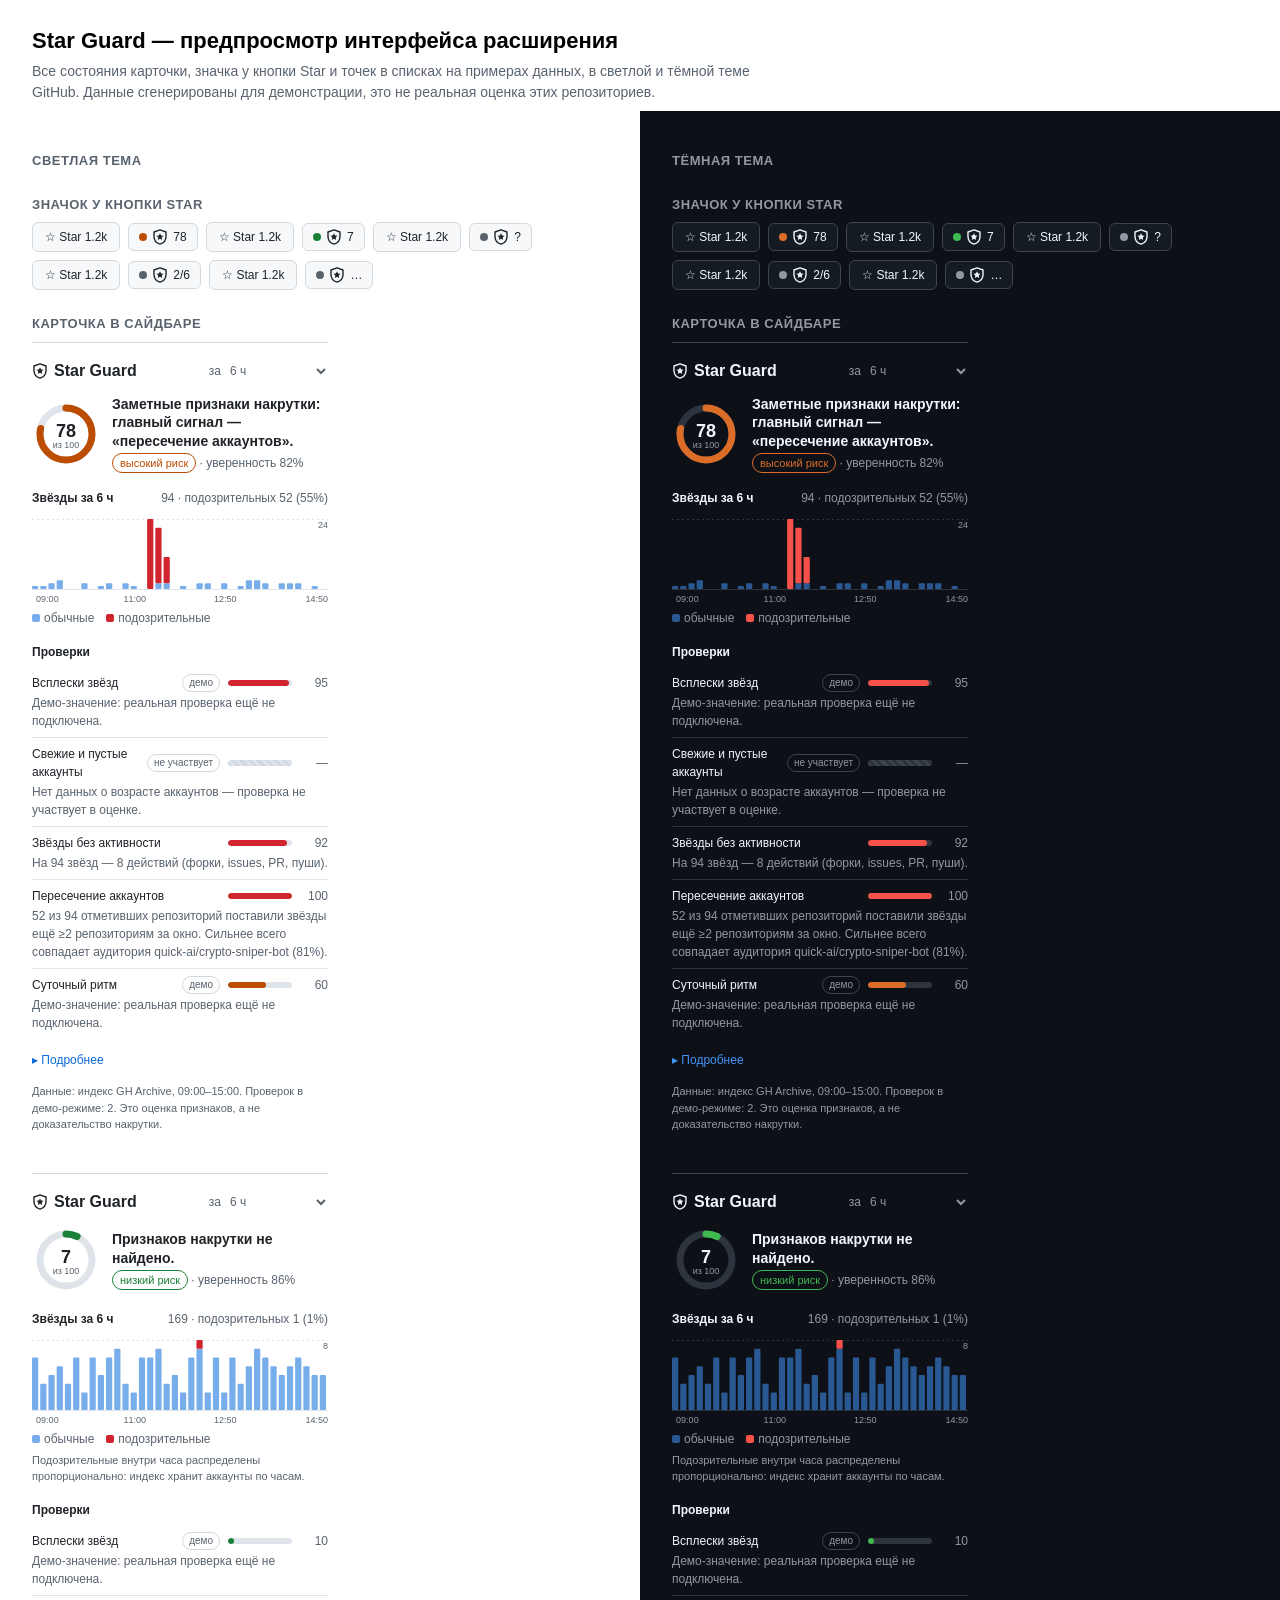
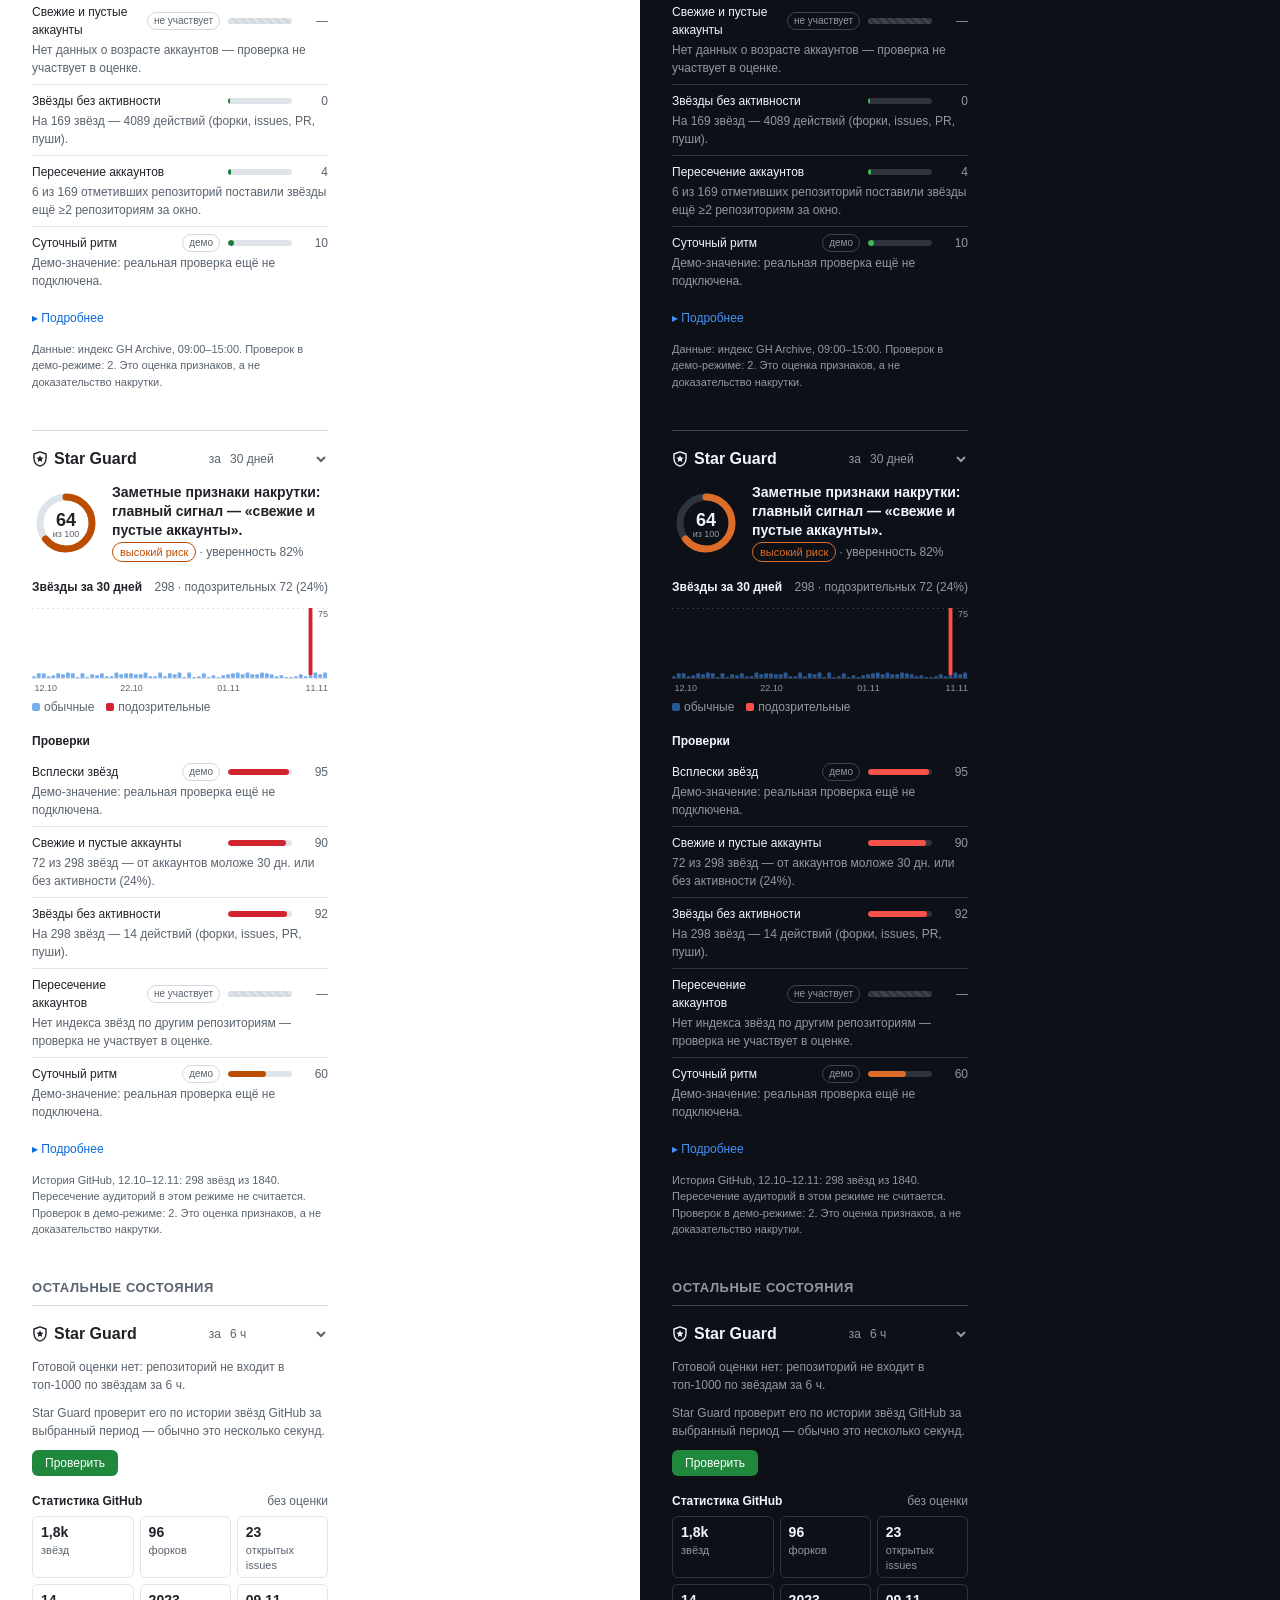
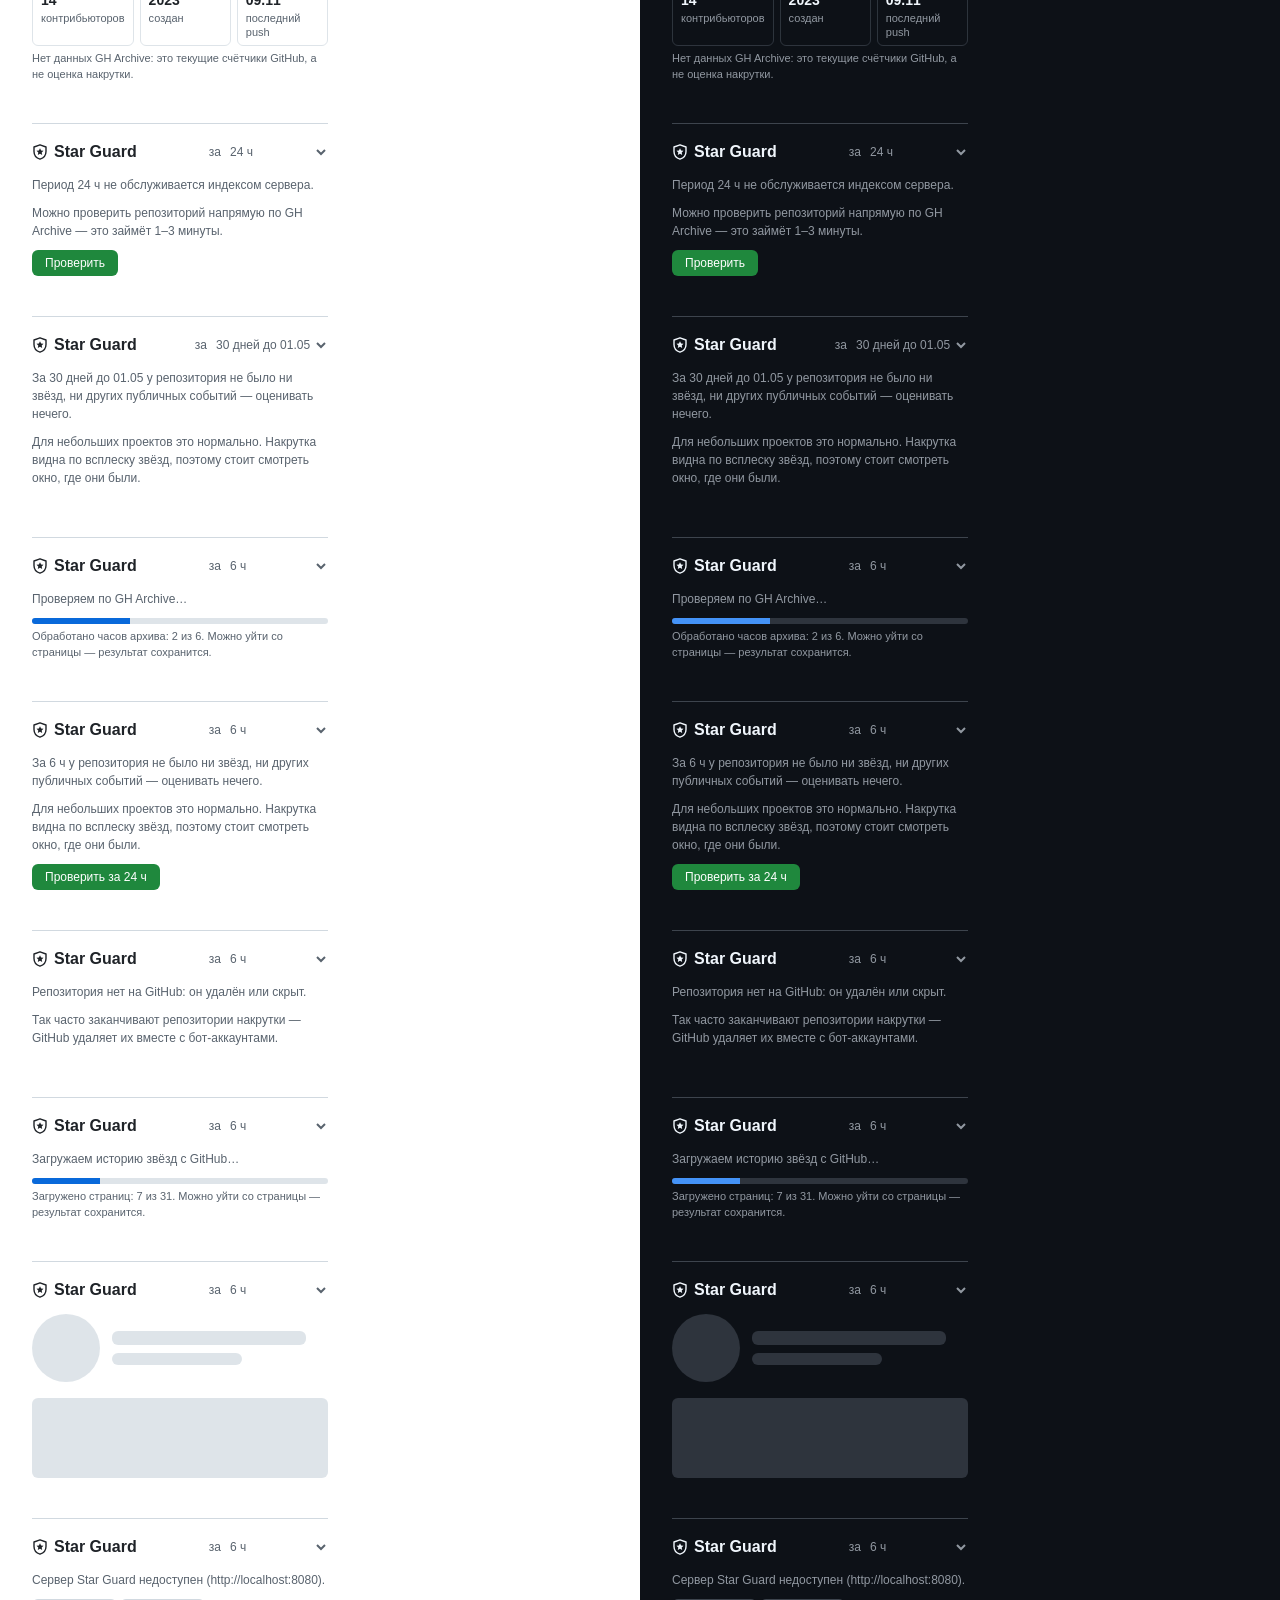
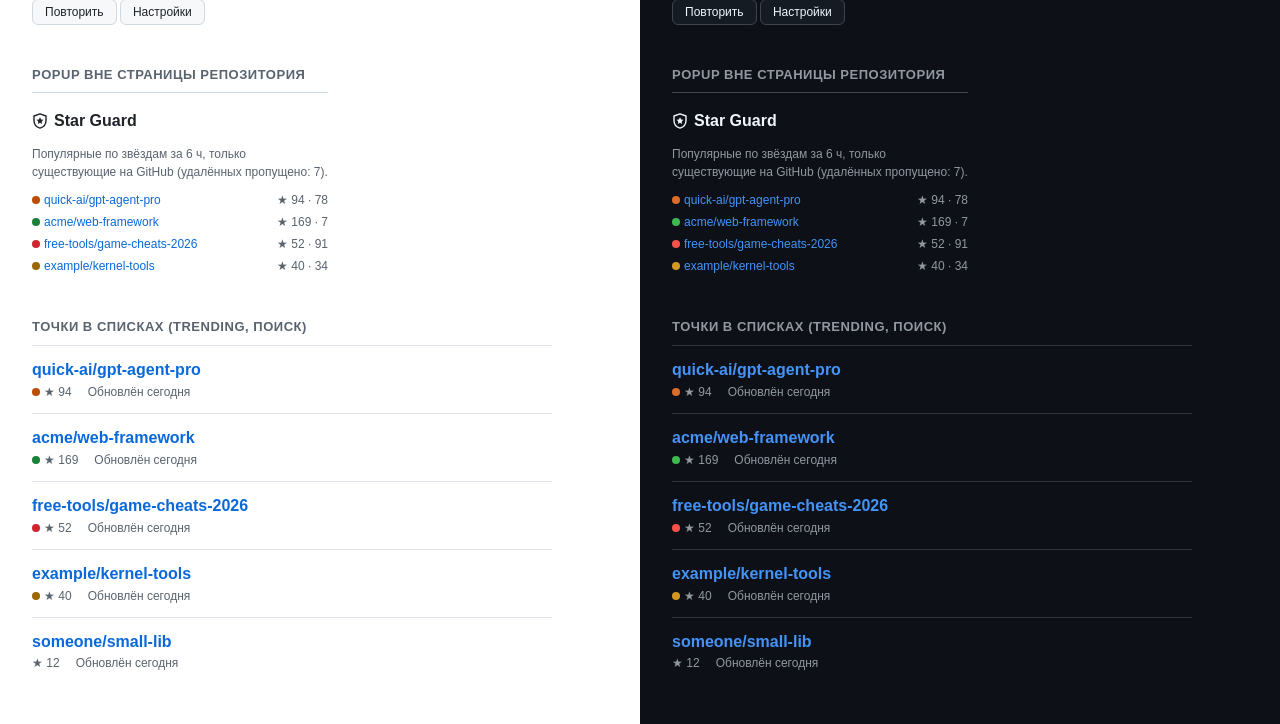
<file: extension/preview/index.html>
<!doctype html>
<html lang="ru">
<head>
  <meta charset="utf-8">
  <meta name="viewport" content="width=device-width, initial-scale=1">
  <title>Star Guard — предпросмотр интерфейса</title>
  <style>
    body { margin: 0; font: 14px/1.5 -apple-system, BlinkMacSystemFont, "Segoe UI", "Noto Sans", sans-serif; }
    header.page { padding: 24px 32px 8px; }
    header.page h1 { margin: 0; font-size: 22px; }
    header.page p { margin: 4px 0 0; color: #59636e; max-width: 760px; }
    .cols { display: grid; grid-template-columns: repeat(2, minmax(0, 1fr)); }
    .col { padding: 16px 32px 40px; color: var(--fgColor-default); background: var(--bgColor-default); }
    .col h2 { font-size: 13px; font-weight: 600; text-transform: uppercase; letter-spacing: .04em; color: var(--fgColor-muted); margin: 24px 0 8px; }
    .grid { display: flex; flex-wrap: wrap; gap: 24px; align-items: flex-start; }
    .slot { width: 296px; }
    .slot.box { border-top: 1px solid var(--borderColor-default); }
    .repo-head { display: flex; align-items: center; gap: 8px; flex-wrap: wrap; }
    .gh-btn { display: inline-flex; align-items: center; gap: 6px; height: 28px; padding: 0 12px; border-radius: 6px;
              border: 1px solid var(--borderColor-default); background: var(--bgColor-muted); font-size: 12px; font-weight: 500; }
    .list-row { padding: 12px 0; border-top: 1px solid var(--borderColor-muted); font-size: 12px; color: var(--fgColor-muted); }
    .list-row a { color: var(--fgColor-accent); font-size: 16px; font-weight: 600; text-decoration: none; }
    .list-row .stars { color: var(--fgColor-muted); margin-right: 16px; }
    @media (max-width: 760px) { .cols { grid-template-columns: 1fr; } }
  </style>
</head>
<body>
  <header class="page">
    <h1>Star Guard — предпросмотр интерфейса расширения</h1>
    <p>Все состояния карточки, значка у кнопки Star и точек в списках на примерах данных, в светлой и тёмной теме GitHub.
       Данные сгенерированы для демонстрации, это не реальная оценка этих репозиториев.</p>
  </header>
  <div class="cols">
    <section class="col" data-theme="light"></section>
    <section class="col" data-theme="dark"></section>
  </div>
  <script src="../src/period.js"></script>
  <script src="../src/ui.js"></script>
  <script src="../src/theme.js"></script>
  <script src="samples.js"></script>
  <script src="preview.js"></script>
</body>
</html>
</file>
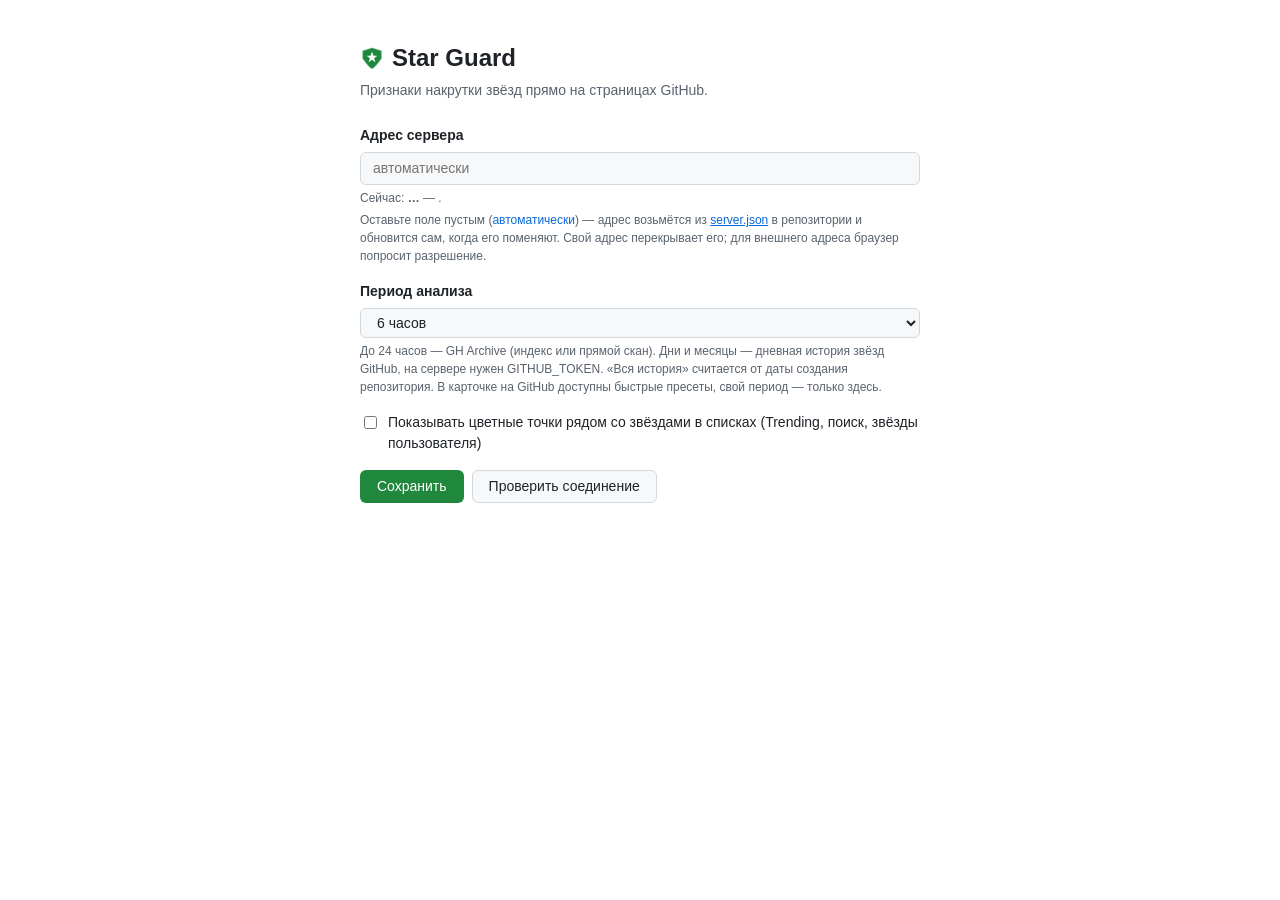
<file: extension/options.html>
<!doctype html>
<html lang="ru">
<head>
  <meta charset="utf-8">
  <title>Star Guard — настройки</title>
  <style>
    body { margin: 0; font: 14px/1.5 -apple-system, BlinkMacSystemFont, "Segoe UI", "Noto Sans", sans-serif;
           color: var(--fgColor-default); background: var(--bgColor-default); }
    main { max-width: 560px; margin: 40px auto; padding: 0 24px; }
    h1 { font-size: 24px; font-weight: 600; margin: 0 0 4px; display: flex; gap: 8px; align-items: center; }
    p.lead { color: var(--fgColor-muted); margin: 0 0 24px; }
    label { display: block; font-weight: 600; margin: 16px 0 6px; }
    .hint { color: var(--fgColor-muted); font-size: 12px; margin-top: 4px; }
    .hint.bad { color: var(--fgColor-danger); }
    input[type=url], input[type=number], input[type=date], select { width: 100%; box-sizing: border-box; padding: 5px 12px; font: inherit; border-radius: 6px;
           border: 1px solid var(--borderColor-default); background: var(--bgColor-muted); color: inherit; }
    input[type=number], input[type=date] { width: 160px; }
    #customPeriod[hidden] { display: none; }
    .row { display: flex; gap: 8px; align-items: center; margin-top: 16px; }
    button { font: inherit; font-weight: 500; padding: 5px 16px; border-radius: 6px; cursor: pointer;
             border: 1px solid var(--borderColor-default); background: var(--bgColor-muted); color: inherit; }
    button.primary { background: #1f883d; color: #fff; border-color: transparent; }
    a { color: var(--fgColor-accent); }
    button.link { padding: 0; border: 0; background: none; color: var(--fgColor-accent); font-weight: 400; font-size: inherit; }
    #status { color: var(--fgColor-muted); }
    #status.ok { color: var(--fgColor-success); }
    #status.bad { color: var(--fgColor-danger); }
    .check { display: flex; gap: 8px; align-items: flex-start; margin-top: 16px; font-weight: 400; }
    .check input { margin-top: 4px; }
  </style>
</head>
<body>
  <main>
    <h1><img src="icons/icon-32.png" width="24" height="24" alt="">Star Guard</h1>
    <p class="lead">Признаки накрутки звёзд прямо на страницах GitHub.</p>

    <label for="apiBase">Адрес сервера</label>
    <input id="apiBase" type="url" placeholder="автоматически">
    <div class="hint">Сейчас: <b id="apiCurrent">…</b> — <span id="apiSource"></span>.</div>
    <div class="hint">Оставьте поле пустым (<button id="reset" type="button" class="link">автоматически</button>) — адрес
      возьмётся из <a id="remoteLink" target="_blank" rel="noopener">server.json</a> в репозитории и обновится сам, когда его поменяют.
      Свой адрес перекрывает его; для внешнего адреса браузер попросит разрешение.</div>

    <label for="period">Период анализа</label>
    <select id="period">
      <option value="h6">6 часов</option>
      <option value="h12">12 часов</option>
      <option value="h24">24 часа</option>
      <option value="d7">неделя (7 дней)</option>
      <option value="d30">месяц (30 дней)</option>
      <option value="d90">квартал (90 дней)</option>
      <option value="d180">пол года (180 дней)</option>
      <option value="d365">год (365 дней)</option>
      <option value="all">вся история репозитория</option>
      <option value="custom">свой период…</option>
    </select>
    <div class="hint">До 24 часов — GH Archive (индекс или прямой скан). Дни и месяцы — дневная история
      звёзд GitHub, на сервере нужен GITHUB_TOKEN. «Вся история» считается от даты создания
      репозитория. В карточке на GitHub доступны быстрые пресеты, свой период — только здесь.</div>

    <div id="customPeriod" hidden>
      <label for="customFrom">Показывать с даты</label>
      <input id="customFrom" type="date">
      <div class="hint" id="customHint">Выберите дату — посчитаем, сколько дней назад это было.</div>
    </div>

    <label class="check"><input id="listDots" type="checkbox">
      <span>Показывать цветные точки рядом со звёздами в списках (Trending, поиск, звёзды пользователя)</span></label>

    <div class="row">
      <button id="save" class="primary">Сохранить</button>
      <button id="ping">Проверить соединение</button>
      <span id="status" role="status"></span>
    </div>
  </main>
  <script src="src/config.js"></script>
  <script src="src/period.js"></script>
  <script src="src/theme.js"></script>
  <script src="src/options.js"></script>
</body>
</html>
</file>
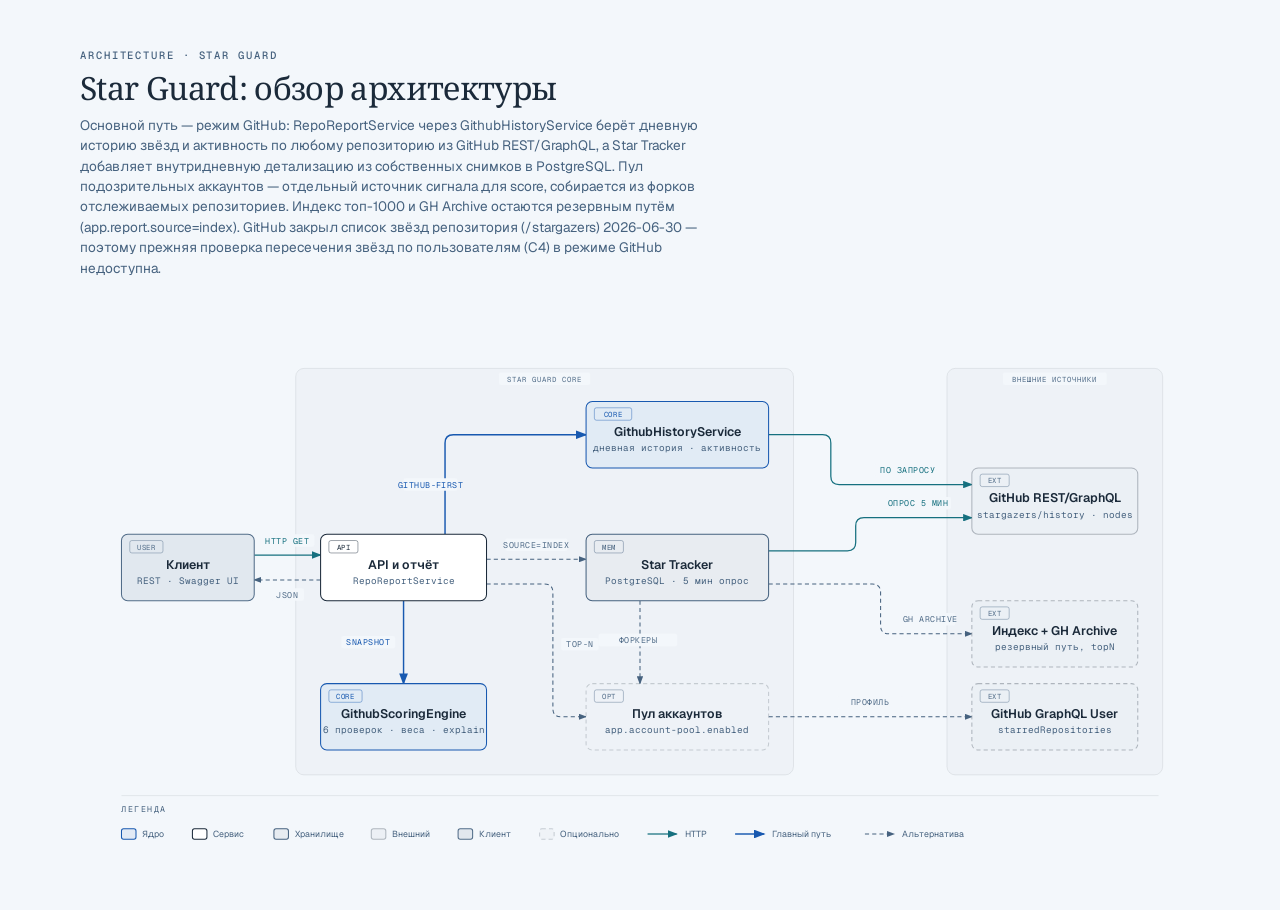
<file: docs/architecture/01-overview.html>
<!DOCTYPE html>
<html lang="ru">
<head>
  <meta charset="UTF-8">
  <meta name="viewport" content="width=device-width, initial-scale=1.0">
  <title>Star Guard: обзор архитектуры</title>
  <link href="https://fonts.googleapis.com/css2?family=Instrument+Serif:ital@0;1&family=Geist:wght@400;500;600&family=Geist+Mono:wght@400;500;600&family=Noto+Serif:ital@0;1&display=swap" rel="stylesheet">
  <style>
    *, *::before, *::after { box-sizing: border-box; margin: 0; padding: 0; }
    :root {
      --color-paper:  #f3f7fb;
      --color-ink:    #1b2a3a;
      --color-muted:  #46627f;
      --color-accent: #1859b0;
      --font-sans:    'Geist', system-ui, sans-serif;
      --font-serif:   'Noto Serif', 'Instrument Serif', serif;
      --font-mono:    'Geist Mono', ui-monospace, monospace;
    }
    body {
      font-family: var(--font-sans);
      background: var(--color-paper);
      color: var(--color-ink);
      min-height: 100vh;
      display: flex;
      align-items: center;
      justify-content: center;
      padding: 3rem 2rem;
    }
    .frame { max-width: 1120px; width: 100%; }
    .diagram-container { width: 100%; overflow-x: auto; }
    .eyebrow {
      font-family: var(--font-mono);
      font-size: 0.66rem;
      font-weight: 500;
      letter-spacing: 0.18em;
      text-transform: uppercase;
      color: var(--color-muted);
      margin-bottom: 0.5rem;
    }
    h1 {
      font-family: var(--font-serif);
      font-size: clamp(1.5rem, 2.4vw + 0.75rem, 2rem);
      font-weight: 400;
      letter-spacing: -0.02em;
      line-height: 1.15;
      color: var(--color-ink);
      margin-bottom: 0.5rem;
    }
    .note { color: var(--color-muted); font-size: 0.85rem; max-width: 72ch; margin-bottom: 1.5rem; line-height: 1.5; }
    svg { width: 100%; min-width: 1080px; display: block; }
    @media print {
      .diagram-container { overflow-x: visible; }
      svg { min-width: 0; }
    }
  </style>
</head>
<body>
  <div class="frame">
    <p class="eyebrow">Architecture · Star Guard</p>
    <h1>Star Guard: обзор архитектуры</h1>
    <p class="note">Основной путь — режим GitHub: RepoReportService через GithubHistoryService берёт дневную историю звёзд и активность по любому репозиторию из GitHub REST/GraphQL, а Star Tracker добавляет внутридневную детализацию из собственных снимков в PostgreSQL. Пул подозрительных аккаунтов — отдельный источник сигнала для score, собирается из форков отслеживаемых репозиториев. Индекс топ-1000 и GH Archive остаются резервным путём (app.report.source=index). GitHub закрыл список звёзд репозитория (/stargazers) 2026-06-30 — поэтому прежняя проверка пересечения звёзд по пользователям (C4) в режиме GitHub недоступна.</p>
    <div class="diagram-container">
      <svg viewBox="0 0 1080 540" xmlns="http://www.w3.org/2000/svg" role="img" aria-labelledby="star-guard-overview-title star-guard-overview-desc">
        <title id="star-guard-overview-title">Star Guard: обзор архитектуры</title>
        <desc id="star-guard-overview-desc">Архитектура Star Guard в режиме GitHub: клиент обращается к API, GithubHistoryService читает дневную историю звёзд и активность из GitHub REST/GraphQL, Star Tracker на PostgreSQL добавляет внутридневные снимки, пул аккаунтов усиливает score, а индекс и GH Archive остаются резервным путём.</desc>
        <defs>
          <marker id="arrow" markerWidth="8" markerHeight="6" refX="7" refY="3" orient="auto"><polygon points="0 0, 8 3, 0 6" fill="#46627f"/></marker>
          <marker id="arrow-accent" markerWidth="8" markerHeight="6" refX="7" refY="3" orient="auto"><polygon points="0 0, 8 3, 0 6" fill="#1859b0"/></marker>
          <marker id="arrow-link" markerWidth="8" markerHeight="6" refX="7" refY="3" orient="auto"><polygon points="0 0, 8 3, 0 6" fill="#16707f"/></marker>
        </defs>
        <rect width="100%" height="100%" fill="#f3f7fb"/>
<rect x="208" y="64" width="480" height="392" rx="8" fill="rgba(27,42,58,0.02)" stroke="rgba(27,42,58,0.10)" stroke-width="0.8"/>
<rect x="404.0" y="68" width="88" height="12" rx="2" fill="#f3f7fb"/>
<text x="448.0" y="77" fill="#526d89" font-size="7" font-family="'Geist Mono', ui-monospace, monospace" text-anchor="middle" letter-spacing="0.14em">STAR GUARD CORE</text>
<rect x="836" y="64" width="208" height="392" rx="8" fill="rgba(27,42,58,0.02)" stroke="rgba(27,42,58,0.10)" stroke-width="0.8"/>
<rect x="890.0" y="68" width="100" height="12" rx="2" fill="#f3f7fb"/>
<text x="940.0" y="77" fill="#526d89" font-size="7" font-family="'Geist Mono', ui-monospace, monospace" text-anchor="middle" letter-spacing="0.14em">ВНЕШНИЕ ИСТОЧНИКИ</text>
<path d="M 168,244 H 232" fill="none" stroke="#16707f" stroke-width="1.2" marker-end="url(#arrow-link)"/>
<path d="M 232,268 H 168" fill="none" stroke="#46627f" stroke-width="1" stroke-dasharray="4,3" marker-end="url(#arrow)"/>
<path d="M 352,224 V 136 Q 352,128 360,128 H 488" fill="none" stroke="#1859b0" stroke-width="1.4" marker-end="url(#arrow-accent)"/>
<path d="M 392,248 H 488" fill="none" stroke="#46627f" stroke-width="1" stroke-dasharray="4,3" marker-end="url(#arrow)"/>
<path d="M 392,272 H 448 Q 456,272 456,280 V 392 Q 456,400 464,400 H 488" fill="none" stroke="#46627f" stroke-width="1" stroke-dasharray="4,3" marker-end="url(#arrow)"/>
<path d="M 312,288 V 368" fill="none" stroke="#1859b0" stroke-width="1.4" marker-end="url(#arrow-accent)"/>
<path d="M 664,128 H 716 Q 724,128 724,136 V 168 Q 724,176 732,176 H 860" fill="none" stroke="#16707f" stroke-width="1.2" marker-end="url(#arrow-link)"/>
<path d="M 664,240 H 740 Q 748,240 748,232 V 216 Q 748,208 756,208 H 860" fill="none" stroke="#16707f" stroke-width="1.2" marker-end="url(#arrow-link)"/>
<path d="M 540,288 V 368" fill="none" stroke="#46627f" stroke-width="1" stroke-dasharray="4,3" marker-end="url(#arrow)"/>
<path d="M 664,272 H 764 Q 772,272 772,280 V 312 Q 772,320 780,320 H 860" fill="none" stroke="#46627f" stroke-width="1" stroke-dasharray="4,3" marker-end="url(#arrow)"/>
<path d="M 664,400 H 860" fill="none" stroke="#46627f" stroke-width="1" stroke-dasharray="4,3" marker-end="url(#arrow)"/>
<rect x="174.0" y="224" width="52" height="12" rx="2" fill="#f3f7fb"/>
<text x="200.0" y="233" fill="#16707f" font-size="8" font-family="'Geist Mono', ui-monospace, monospace" text-anchor="middle" letter-spacing="0.06em">HTTP GET</text>
<rect x="184.0" y="276" width="32" height="12" rx="2" fill="#f3f7fb"/>
<text x="200.0" y="285" fill="#526d89" font-size="8" font-family="'Geist Mono', ui-monospace, monospace" text-anchor="middle" letter-spacing="0.06em">JSON</text>
<rect x="312.0" y="170" width="52" height="12" rx="2" fill="#f3f7fb"/>
<text x="338.0" y="179" fill="#1859b0" font-size="8" font-family="'Geist Mono', ui-monospace, monospace" text-anchor="middle" letter-spacing="0.06em">GITHUB-FIRST</text>
<rect x="410.0" y="228" width="60" height="12" rx="2" fill="#f3f7fb"/>
<text x="440.0" y="237" fill="#526d89" font-size="8" font-family="'Geist Mono', ui-monospace, monospace" text-anchor="middle" letter-spacing="0.06em">SOURCE=INDEX</text>
<rect x="464.0" y="324" width="36" height="12" rx="2" fill="#f3f7fb"/>
<text x="482.0" y="333" fill="#526d89" font-size="8" font-family="'Geist Mono', ui-monospace, monospace" text-anchor="middle" letter-spacing="0.06em">TOP-N</text>
<rect x="252.0" y="322" width="52" height="12" rx="2" fill="#f3f7fb"/>
<text x="278.0" y="331" fill="#1859b0" font-size="8" font-family="'Geist Mono', ui-monospace, monospace" text-anchor="middle" letter-spacing="0.06em">SNAPSHOT</text>
<rect x="766.0" y="156" width="64" height="12" rx="2" fill="#f3f7fb"/>
<text x="798.0" y="165" fill="#16707f" font-size="8" font-family="'Geist Mono', ui-monospace, monospace" text-anchor="middle" letter-spacing="0.06em">ПО ЗАПРОСУ</text>
<rect x="776.0" y="188" width="64" height="12" rx="2" fill="#f3f7fb"/>
<text x="808.0" y="197" fill="#16707f" font-size="8" font-family="'Geist Mono', ui-monospace, monospace" text-anchor="middle" letter-spacing="0.06em">ОПРОС 5 МИН</text>
<rect x="500.0" y="320" width="76" height="12" rx="2" fill="#f3f7fb"/>
<text x="538.0" y="329" fill="#526d89" font-size="8" font-family="'Geist Mono', ui-monospace, monospace" text-anchor="middle" letter-spacing="0.06em">ФОРКЕРЫ</text>
<rect x="796.0" y="300" width="48" height="12" rx="2" fill="#f3f7fb"/>
<text x="820.0" y="309" fill="#526d89" font-size="8" font-family="'Geist Mono', ui-monospace, monospace" text-anchor="middle" letter-spacing="0.06em">GH ARCHIVE</text>
<rect x="730.0" y="380" width="64" height="12" rx="2" fill="#f3f7fb"/>
<text x="762.0" y="389" fill="#526d89" font-size="8" font-family="'Geist Mono', ui-monospace, monospace" text-anchor="middle" letter-spacing="0.06em">ПРОФИЛЬ</text>
<rect x="40" y="224" width="128" height="64" rx="6" fill="#f3f7fb"/>
<rect x="40" y="224" width="128" height="64" rx="6" fill="rgba(70,98,127,0.10)" stroke="#526d89" stroke-width="1"/>
<rect x="48" y="230" width="32" height="12" rx="2" fill="transparent" stroke="#526d89" stroke-opacity="0.5" stroke-width="0.8"/>
<text x="64.0" y="239" fill="#526d89" font-size="7" font-family="'Geist Mono', ui-monospace, monospace" text-anchor="middle" letter-spacing="0.08em">USER</text>
<text x="104.0" y="257.0" fill="#1b2a3a" font-size="12" font-weight="600" font-family="'Geist', system-ui, sans-serif" text-anchor="middle">Клиент</text>
<text x="104.0" y="272.0" fill="#46627f" font-size="9" font-family="'Geist Mono', ui-monospace, monospace" text-anchor="middle">REST · Swagger UI</text>
<rect x="232" y="224" width="160" height="64" rx="6" fill="#f3f7fb"/>
<rect x="232" y="224" width="160" height="64" rx="6" fill="#ffffff" stroke="#1b2a3a" stroke-width="1"/>
<rect x="240" y="230" width="28" height="12" rx="2" fill="transparent" stroke="#1b2a3a" stroke-opacity="0.5" stroke-width="0.8"/>
<text x="254.0" y="239" fill="#1b2a3a" font-size="7" font-family="'Geist Mono', ui-monospace, monospace" text-anchor="middle" letter-spacing="0.08em">API</text>
<text x="312.0" y="257.0" fill="#1b2a3a" font-size="12" font-weight="600" font-family="'Geist', system-ui, sans-serif" text-anchor="middle">API и отчёт</text>
<text x="312.0" y="272.0" fill="#46627f" font-size="9" font-family="'Geist Mono', ui-monospace, monospace" text-anchor="middle">RepoReportService</text>
<rect x="232" y="368" width="160" height="64" rx="6" fill="#f3f7fb"/>
<rect x="232" y="368" width="160" height="64" rx="6" fill="rgba(24,89,176,0.08)" stroke="#1859b0" stroke-width="1"/>
<rect x="240" y="374" width="32" height="12" rx="2" fill="transparent" stroke="#1859b0" stroke-opacity="0.5" stroke-width="0.8"/>
<text x="256.0" y="383" fill="#1859b0" font-size="7" font-family="'Geist Mono', ui-monospace, monospace" text-anchor="middle" letter-spacing="0.08em">CORE</text>
<text x="312.0" y="401.0" fill="#1b2a3a" font-size="12" font-weight="600" font-family="'Geist', system-ui, sans-serif" text-anchor="middle">GithubScoringEngine</text>
<text x="312.0" y="416.0" fill="#46627f" font-size="9" font-family="'Geist Mono', ui-monospace, monospace" text-anchor="middle">6 проверок · веса · explain</text>
<rect x="488" y="96" width="176" height="64" rx="6" fill="#f3f7fb"/>
<rect x="488" y="96" width="176" height="64" rx="6" fill="rgba(24,89,176,0.08)" stroke="#1859b0" stroke-width="1"/>
<rect x="496" y="102" width="36" height="12" rx="2" fill="transparent" stroke="#1859b0" stroke-opacity="0.5" stroke-width="0.8"/>
<text x="514.0" y="111" fill="#1859b0" font-size="7" font-family="'Geist Mono', ui-monospace, monospace" text-anchor="middle" letter-spacing="0.08em">CORE</text>
<text x="576.0" y="129.0" fill="#1b2a3a" font-size="12" font-weight="600" font-family="'Geist', system-ui, sans-serif" text-anchor="middle">GithubHistoryService</text>
<text x="576.0" y="144.0" fill="#46627f" font-size="9" font-family="'Geist Mono', ui-monospace, monospace" text-anchor="middle">дневная история · активность</text>
<rect x="488" y="224" width="176" height="64" rx="6" fill="#f3f7fb"/>
<rect x="488" y="224" width="176" height="64" rx="6" fill="rgba(27,42,58,0.05)" stroke="#46627f" stroke-width="1"/>
<rect x="496" y="230" width="28" height="12" rx="2" fill="transparent" stroke="#46627f" stroke-opacity="0.5" stroke-width="0.8"/>
<text x="510.0" y="239" fill="#46627f" font-size="7" font-family="'Geist Mono', ui-monospace, monospace" text-anchor="middle" letter-spacing="0.08em">MEM</text>
<text x="576.0" y="257.0" fill="#1b2a3a" font-size="12" font-weight="600" font-family="'Geist', system-ui, sans-serif" text-anchor="middle">Star Tracker</text>
<text x="576.0" y="272.0" fill="#46627f" font-size="9" font-family="'Geist Mono', ui-monospace, monospace" text-anchor="middle">PostgreSQL · 5 мин опрос</text>
<rect x="488" y="368" width="176" height="64" rx="6" fill="#f3f7fb"/>
<rect x="488" y="368" width="176" height="64" rx="6" fill="rgba(27,42,58,0.02)" stroke="rgba(27,42,58,0.20)" stroke-width="1" stroke-dasharray="4,3"/>
<rect x="496" y="374" width="28" height="12" rx="2" fill="transparent" stroke="#526d89" stroke-opacity="0.5" stroke-width="0.8"/>
<text x="510.0" y="383" fill="#526d89" font-size="7" font-family="'Geist Mono', ui-monospace, monospace" text-anchor="middle" letter-spacing="0.08em">OPT</text>
<text x="576.0" y="401.0" fill="#1b2a3a" font-size="12" font-weight="600" font-family="'Geist', system-ui, sans-serif" text-anchor="middle">Пул аккаунтов</text>
<text x="576.0" y="416.0" fill="#46627f" font-size="9" font-family="'Geist Mono', ui-monospace, monospace" text-anchor="middle">app.account-pool.enabled</text>
<rect x="860" y="160" width="160" height="64" rx="6" fill="#f3f7fb"/>
<rect x="860" y="160" width="160" height="64" rx="6" fill="rgba(27,42,58,0.03)" stroke="rgba(27,42,58,0.30)" stroke-width="1"/>
<rect x="868" y="166" width="28" height="12" rx="2" fill="transparent" stroke="#526d89" stroke-opacity="0.5" stroke-width="0.8"/>
<text x="882.0" y="175" fill="#526d89" font-size="7" font-family="'Geist Mono', ui-monospace, monospace" text-anchor="middle" letter-spacing="0.08em">EXT</text>
<text x="940.0" y="193.0" fill="#1b2a3a" font-size="12" font-weight="600" font-family="'Geist', system-ui, sans-serif" text-anchor="middle">GitHub REST/GraphQL</text>
<text x="940.0" y="208.0" fill="#46627f" font-size="9" font-family="'Geist Mono', ui-monospace, monospace" text-anchor="middle">stargazers/history · nodes</text>
<rect x="860" y="288" width="160" height="64" rx="6" fill="#f3f7fb"/>
<rect x="860" y="288" width="160" height="64" rx="6" fill="rgba(27,42,58,0.03)" stroke="rgba(27,42,58,0.30)" stroke-width="1" stroke-dasharray="4,3"/>
<rect x="868" y="294" width="28" height="12" rx="2" fill="transparent" stroke="#526d89" stroke-opacity="0.5" stroke-width="0.8"/>
<text x="882.0" y="303" fill="#526d89" font-size="7" font-family="'Geist Mono', ui-monospace, monospace" text-anchor="middle" letter-spacing="0.08em">EXT</text>
<text x="940.0" y="321.0" fill="#1b2a3a" font-size="12" font-weight="600" font-family="'Geist', system-ui, sans-serif" text-anchor="middle">Индекс + GH Archive</text>
<text x="940.0" y="336.0" fill="#46627f" font-size="9" font-family="'Geist Mono', ui-monospace, monospace" text-anchor="middle">резервный путь, topN</text>
<rect x="860" y="368" width="160" height="64" rx="6" fill="#f3f7fb"/>
<rect x="860" y="368" width="160" height="64" rx="6" fill="rgba(27,42,58,0.03)" stroke="rgba(27,42,58,0.30)" stroke-width="1" stroke-dasharray="4,3"/>
<rect x="868" y="374" width="28" height="12" rx="2" fill="transparent" stroke="#526d89" stroke-opacity="0.5" stroke-width="0.8"/>
<text x="882.0" y="383" fill="#526d89" font-size="7" font-family="'Geist Mono', ui-monospace, monospace" text-anchor="middle" letter-spacing="0.08em">EXT</text>
<text x="940.0" y="401.0" fill="#1b2a3a" font-size="12" font-weight="600" font-family="'Geist', system-ui, sans-serif" text-anchor="middle">GitHub GraphQL User</text>
<text x="940.0" y="416.0" fill="#46627f" font-size="9" font-family="'Geist Mono', ui-monospace, monospace" text-anchor="middle">starredRepositories</text>
<line x1="40" y1="476" x2="1040" y2="476" stroke="rgba(27,42,58,0.10)" stroke-width="0.8"/>
<text x="40" y="492" fill="#46627f" font-size="8" font-family="'Geist Mono', ui-monospace, monospace" letter-spacing="0.18em">ЛЕГЕНДА</text>
<rect x="40" y="508" width="14" height="10" rx="2" fill="rgba(24,89,176,0.08)" stroke="#1859b0" stroke-width="1"/>
<text x="60" y="516" fill="#46627f" font-size="8.5" font-family="'Geist', system-ui, sans-serif">Ядро</text>
<rect x="108.4" y="508" width="14" height="10" rx="2" fill="#ffffff" stroke="#1b2a3a" stroke-width="1"/>
<text x="128.4" y="516" fill="#46627f" font-size="8.5" font-family="'Geist', system-ui, sans-serif">Сервис</text>
<rect x="187.0" y="508" width="14" height="10" rx="2" fill="rgba(27,42,58,0.05)" stroke="#46627f" stroke-width="1"/>
<text x="207.0" y="516" fill="#46627f" font-size="8.5" font-family="'Geist', system-ui, sans-serif">Хранилище</text>
<rect x="280.9" y="508" width="14" height="10" rx="2" fill="rgba(27,42,58,0.03)" stroke="rgba(27,42,58,0.30)" stroke-width="1"/>
<text x="300.9" y="516" fill="#46627f" font-size="8.5" font-family="'Geist', system-ui, sans-serif">Внешний</text>
<rect x="364.59999999999997" y="508" width="14" height="10" rx="2" fill="rgba(70,98,127,0.10)" stroke="#526d89" stroke-width="1"/>
<text x="384.59999999999997" y="516" fill="#46627f" font-size="8.5" font-family="'Geist', system-ui, sans-serif">Клиент</text>
<rect x="443.2" y="508" width="14" height="10" rx="2" fill="rgba(27,42,58,0.02)" stroke="rgba(27,42,58,0.20)" stroke-width="1" stroke-dasharray="4,3"/>
<text x="463.2" y="516" fill="#46627f" font-size="8.5" font-family="'Geist', system-ui, sans-serif">Опционально</text>
<line x1="547.3" y1="513" x2="575.3" y2="513" stroke="#16707f" stroke-width="1.2" marker-end="url(#arrow-link)"/>
<text x="583.3" y="516" fill="#46627f" font-size="8.5" font-family="'Geist', system-ui, sans-serif">HTTP</text>
<line x1="631.6999999999999" y1="513" x2="659.6999999999999" y2="513" stroke="#1859b0" stroke-width="1.4" marker-end="url(#arrow-accent)"/>
<text x="667.6999999999999" y="516" fill="#46627f" font-size="8.5" font-family="'Geist', system-ui, sans-serif">Главный путь</text>
<line x1="756.9" y1="513" x2="784.9" y2="513" stroke="#46627f" stroke-width="1" stroke-dasharray="4,3" marker-end="url(#arrow)"/>
<text x="792.9" y="516" fill="#46627f" font-size="8.5" font-family="'Geist', system-ui, sans-serif">Альтернатива</text>
      </svg>
    </div>
  </div>
</body>
</html>
</file>
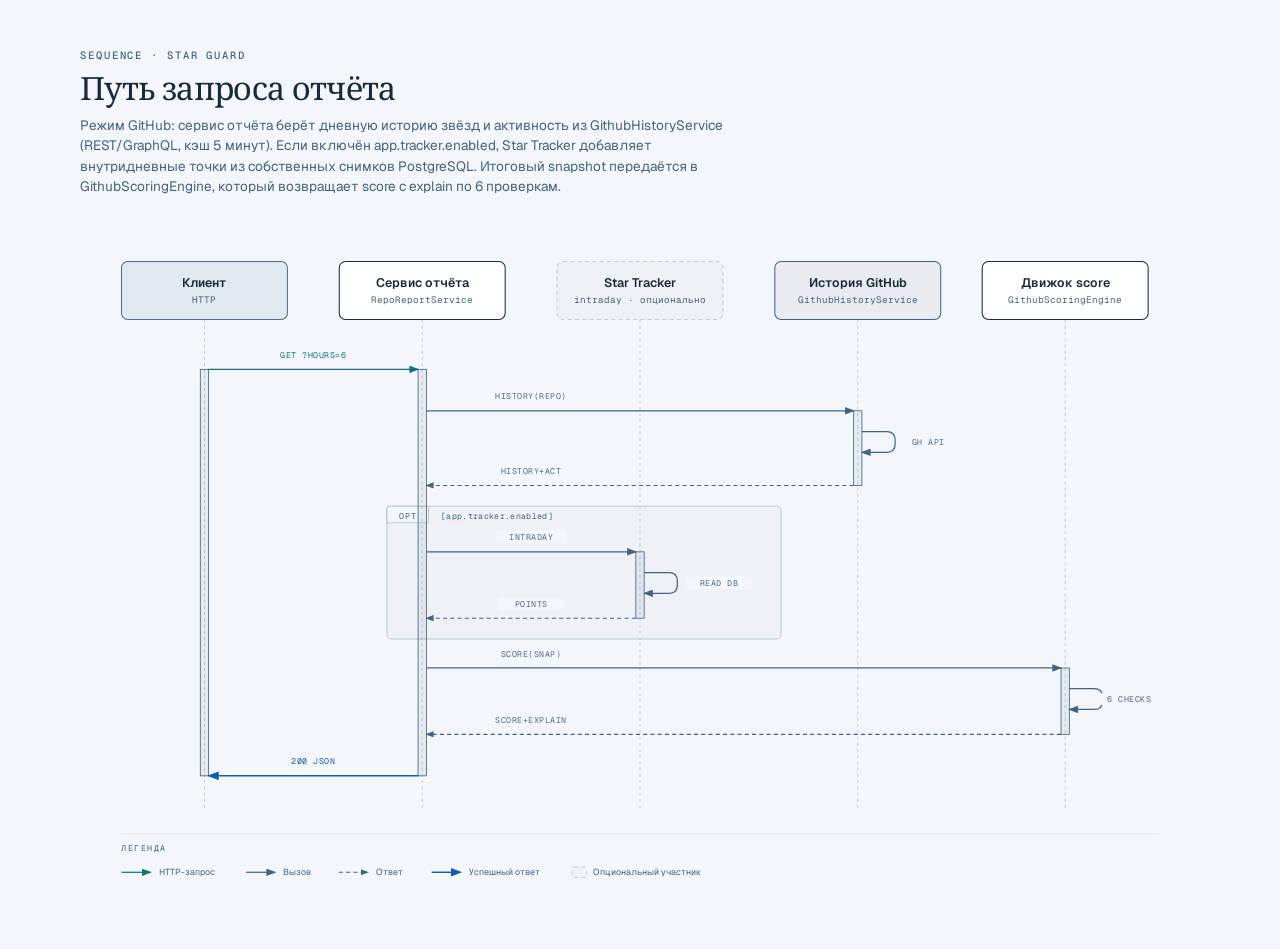
<file: docs/architecture/02-request-sequence.html>
<!DOCTYPE html>
<html lang="ru">
<head>
  <meta charset="UTF-8">
  <meta name="viewport" content="width=device-width, initial-scale=1.0">
  <title>Путь запроса отчёта</title>
  <link href="https://fonts.googleapis.com/css2?family=Instrument+Serif:ital@0;1&family=Geist:wght@400;500;600&family=Geist+Mono:wght@400;500;600&family=Noto+Serif:ital@0;1&display=swap" rel="stylesheet">
  <style>
    *, *::before, *::after { box-sizing: border-box; margin: 0; padding: 0; }
    :root {
      --color-paper:  #f3f7fb;
      --color-ink:    #1b2a3a;
      --color-muted:  #46627f;
      --color-accent: #1859b0;
      --font-sans:    'Geist', system-ui, sans-serif;
      --font-serif:   'Noto Serif', 'Instrument Serif', serif;
      --font-mono:    'Geist Mono', ui-monospace, monospace;
    }
    body {
      font-family: var(--font-sans);
      background: var(--color-paper);
      color: var(--color-ink);
      min-height: 100vh;
      display: flex;
      align-items: center;
      justify-content: center;
      padding: 3rem 2rem;
    }
    .frame { max-width: 1120px; width: 100%; }
    .diagram-container { width: 100%; overflow-x: auto; }
    .eyebrow {
      font-family: var(--font-mono);
      font-size: 0.66rem;
      font-weight: 500;
      letter-spacing: 0.18em;
      text-transform: uppercase;
      color: var(--color-muted);
      margin-bottom: 0.5rem;
    }
    h1 {
      font-family: var(--font-serif);
      font-size: clamp(1.5rem, 2.4vw + 0.75rem, 2rem);
      font-weight: 400;
      letter-spacing: -0.02em;
      line-height: 1.15;
      color: var(--color-ink);
      margin-bottom: 0.5rem;
    }
    .note { color: var(--color-muted); font-size: 0.85rem; max-width: 72ch; margin-bottom: 1.5rem; line-height: 1.5; }
    svg { width: 100%; min-width: 1080px; display: block; }
    @media print {
      .diagram-container { overflow-x: visible; }
      svg { min-width: 0; }
    }
  </style>
</head>
<body>
  <div class="frame">
    <p class="eyebrow">Sequence · Star Guard</p>
    <h1>Путь запроса отчёта</h1>
    <p class="note">Режим GitHub: сервис отчёта берёт дневную историю звёзд и активность из GithubHistoryService (REST/GraphQL, кэш 5 минут). Если включён app.tracker.enabled, Star Tracker добавляет внутридневные точки из собственных снимков PostgreSQL. Итоговый snapshot передаётся в GithubScoringEngine, который возвращает score с explain по 6 проверкам.</p>
    <div class="diagram-container">
      <svg viewBox="0 0 1080 656" xmlns="http://www.w3.org/2000/svg" role="img" aria-labelledby="star-guard-request-title star-guard-request-desc">
        <title id="star-guard-request-title">Путь запроса отчёта</title>
        <desc id="star-guard-request-desc">Последовательность обработки GET /api/v1/repos/{owner}/{name} в режиме GitHub: сервис отчёта запрашивает дневную историю и активность у GithubHistoryService, при включённом трекере добавляет внутридневные точки из Star Tracker и передаёт snapshot в GithubScoringEngine, который возвращает score с explain.</desc>
        <defs>
          <marker id="arrow" markerWidth="8" markerHeight="6" refX="7" refY="3" orient="auto"><polygon points="0 0, 8 3, 0 6" fill="#46627f"/></marker>
          <marker id="arrow-accent" markerWidth="8" markerHeight="6" refX="7" refY="3" orient="auto"><polygon points="0 0, 8 3, 0 6" fill="#1859b0"/></marker>
          <marker id="arrow-link" markerWidth="8" markerHeight="6" refX="7" refY="3" orient="auto"><polygon points="0 0, 8 3, 0 6" fill="#16707f"/></marker>

        </defs>
        <rect width="100%" height="100%" fill="#f3f7fb"/>
<rect x="296" y="276" width="380" height="128" rx="4" fill="rgba(27,42,58,0.02)" stroke="rgba(27,42,58,0.22)" stroke-width="1"/>
<rect x="296" y="276" width="40" height="16" rx="2" fill="#f3f7fb" stroke="rgba(27,42,58,0.22)" stroke-width="1"/>
<text x="316" y="288" fill="#46627f" font-size="8" font-family="'Geist Mono', ui-monospace, monospace" text-anchor="middle" letter-spacing="0.12em">OPT</text>
<text x="348" y="288" fill="#46627f" font-size="8" font-family="'Geist Mono', ui-monospace, monospace" letter-spacing="0.04em">[app.tracker.enabled]</text>
<line x1="120" y1="96" x2="120" y2="568" stroke="rgba(27,42,58,0.20)" stroke-width="1" stroke-dasharray="3,3"/>
<line x1="330" y1="96" x2="330" y2="568" stroke="rgba(27,42,58,0.20)" stroke-width="1" stroke-dasharray="3,3"/>
<line x1="540" y1="96" x2="540" y2="568" stroke="rgba(27,42,58,0.20)" stroke-width="1" stroke-dasharray="3,3"/>
<line x1="750" y1="96" x2="750" y2="568" stroke="rgba(27,42,58,0.20)" stroke-width="1" stroke-dasharray="3,3"/>
<line x1="950" y1="96" x2="950" y2="568" stroke="rgba(27,42,58,0.20)" stroke-width="1" stroke-dasharray="3,3"/>
<rect x="116" y="144" width="8" height="392" fill="rgba(27,42,58,0.06)" stroke="#46627f" stroke-width="0.8"/>
<rect x="326" y="144" width="8" height="392" fill="rgba(27,42,58,0.06)" stroke="#46627f" stroke-width="0.8"/>
<rect x="746" y="184" width="8" height="72" fill="rgba(27,42,58,0.06)" stroke="#46627f" stroke-width="0.8"/>
<rect x="536" y="320" width="8" height="64" fill="rgba(27,42,58,0.06)" stroke="#46627f" stroke-width="0.8"/>
<rect x="946" y="432" width="8" height="64" fill="rgba(27,42,58,0.06)" stroke="#46627f" stroke-width="0.8"/>
<path d="M 124,144 H 326" fill="none" stroke="#16707f" stroke-width="1.2" marker-end="url(#arrow-link)"/>
<path d="M 334,184 H 746" fill="none" stroke="#46627f" stroke-width="1.2" marker-end="url(#arrow)"/>
<path d="M 754,204 H 778 Q 786,204 786,212 V 216 Q 786,224 778,224 H 754" fill="none" stroke="#46627f" stroke-width="1.2" marker-end="url(#arrow)"/>
<path d="M 746,256 H 334" fill="none" stroke="#46627f" stroke-width="1" stroke-dasharray="4,3" marker-end="url(#arrow)"/>
<path d="M 334,320 H 536" fill="none" stroke="#46627f" stroke-width="1.2" marker-end="url(#arrow)"/>
<path d="M 544,340 H 568 Q 576,340 576,348 V 352 Q 576,360 568,360 H 544" fill="none" stroke="#46627f" stroke-width="1.2" marker-end="url(#arrow)"/>
<path d="M 536,384 H 334" fill="none" stroke="#46627f" stroke-width="1" stroke-dasharray="4,3" marker-end="url(#arrow)"/>
<path d="M 334,432 H 946" fill="none" stroke="#46627f" stroke-width="1.2" marker-end="url(#arrow)"/>
<path d="M 954,452 H 978 Q 986,452 986,460 V 464 Q 986,472 978,472 H 954" fill="none" stroke="#46627f" stroke-width="1.2" marker-end="url(#arrow)"/>
<path d="M 946,496 H 334" fill="none" stroke="#46627f" stroke-width="1" stroke-dasharray="4,3" marker-end="url(#arrow)"/>
<path d="M 326,536 H 124" fill="none" stroke="#1859b0" stroke-width="1.4" marker-end="url(#arrow-accent)"/>
<rect x="187.0" y="124" width="76" height="12" rx="2" fill="#f3f7fb"/>
<text x="225.0" y="133" fill="#16707f" font-size="8" font-family="'Geist Mono', ui-monospace, monospace" text-anchor="middle" letter-spacing="0.06em">GET ?HOURS=6</text>
<rect x="397.0" y="164" width="76" height="12" rx="2" fill="#f3f7fb"/>
<text x="435.0" y="173" fill="#526d89" font-size="8" font-family="'Geist Mono', ui-monospace, monospace" text-anchor="middle" letter-spacing="0.06em">HISTORY(REPO)</text>
<rect x="794.0" y="208" width="48" height="12" rx="2" fill="#f3f7fb"/>
<text x="818.0" y="217" fill="#526d89" font-size="8" font-family="'Geist Mono', ui-monospace, monospace" text-anchor="middle" letter-spacing="0.06em">GH API</text>
<rect x="401.0" y="236" width="68" height="12" rx="2" fill="#f3f7fb"/>
<text x="435.0" y="245" fill="#526d89" font-size="8" font-family="'Geist Mono', ui-monospace, monospace" text-anchor="middle" letter-spacing="0.06em">HISTORY+ACT</text>
<rect x="401.0" y="300" width="68" height="12" rx="2" fill="#f3f7fb"/>
<text x="435.0" y="309" fill="#526d89" font-size="8" font-family="'Geist Mono', ui-monospace, monospace" text-anchor="middle" letter-spacing="0.06em">INTRADAY</text>
<rect x="584.0" y="344" width="64" height="12" rx="2" fill="#f3f7fb"/>
<text x="616.0" y="353" fill="#526d89" font-size="8" font-family="'Geist Mono', ui-monospace, monospace" text-anchor="middle" letter-spacing="0.06em">READ DB</text>
<rect x="403.0" y="364" width="64" height="12" rx="2" fill="#f3f7fb"/>
<text x="435.0" y="373" fill="#526d89" font-size="8" font-family="'Geist Mono', ui-monospace, monospace" text-anchor="middle" letter-spacing="0.06em">POINTS</text>
<rect x="401.0" y="412" width="68" height="12" rx="2" fill="#f3f7fb"/>
<text x="435.0" y="421" fill="#526d89" font-size="8" font-family="'Geist Mono', ui-monospace, monospace" text-anchor="middle" letter-spacing="0.06em">SCORE(SNAP)</text>
<rect x="984.0" y="456" width="56" height="12" rx="2" fill="#f3f7fb"/>
<text x="1012.0" y="465" fill="#526d89" font-size="8" font-family="'Geist Mono', ui-monospace, monospace" text-anchor="middle" letter-spacing="0.06em">6 CHECKS</text>
<rect x="395.0" y="476" width="80" height="12" rx="2" fill="#f3f7fb"/>
<text x="435.0" y="485" fill="#526d89" font-size="8" font-family="'Geist Mono', ui-monospace, monospace" text-anchor="middle" letter-spacing="0.06em">SCORE+EXPLAIN</text>
<rect x="199.0" y="516" width="52" height="12" rx="2" fill="#f3f7fb"/>
<text x="225.0" y="525" fill="#1859b0" font-size="8" font-family="'Geist Mono', ui-monospace, monospace" text-anchor="middle" letter-spacing="0.06em">200 JSON</text>
<rect x="40" y="40" width="160" height="56" rx="6" fill="#f3f7fb"/>
<rect x="40" y="40" width="160" height="56" rx="6" fill="rgba(70,98,127,0.10)" stroke="#526d89" stroke-width="1"/>
<text x="120.0" y="65.0" fill="#1b2a3a" font-size="12" font-weight="600" font-family="'Geist', system-ui, sans-serif" text-anchor="middle">Клиент</text>
<text x="120.0" y="80.0" fill="#46627f" font-size="9" font-family="'Geist Mono', ui-monospace, monospace" text-anchor="middle">HTTP</text>
<rect x="250" y="40" width="160" height="56" rx="6" fill="#f3f7fb"/>
<rect x="250" y="40" width="160" height="56" rx="6" fill="#ffffff" stroke="#1b2a3a" stroke-width="1"/>
<text x="330.0" y="65.0" fill="#1b2a3a" font-size="12" font-weight="600" font-family="'Geist', system-ui, sans-serif" text-anchor="middle">Сервис отчёта</text>
<text x="330.0" y="80.0" fill="#46627f" font-size="9" font-family="'Geist Mono', ui-monospace, monospace" text-anchor="middle">RepoReportService</text>
<rect x="460" y="40" width="160" height="56" rx="6" fill="#f3f7fb"/>
<rect x="460" y="40" width="160" height="56" rx="6" fill="rgba(27,42,58,0.02)" stroke="rgba(27,42,58,0.20)" stroke-width="1" stroke-dasharray="4,3"/>
<text x="540.0" y="65.0" fill="#1b2a3a" font-size="12" font-weight="600" font-family="'Geist', system-ui, sans-serif" text-anchor="middle">Star Tracker</text>
<text x="540.0" y="80.0" fill="#46627f" font-size="9" font-family="'Geist Mono', ui-monospace, monospace" text-anchor="middle">intraday · опционально</text>
<rect x="670" y="40" width="160" height="56" rx="6" fill="#f3f7fb"/>
<rect x="670" y="40" width="160" height="56" rx="6" fill="rgba(27,42,58,0.05)" stroke="#46627f" stroke-width="1"/>
<text x="750.0" y="65.0" fill="#1b2a3a" font-size="12" font-weight="600" font-family="'Geist', system-ui, sans-serif" text-anchor="middle">История GitHub</text>
<text x="750.0" y="80.0" fill="#46627f" font-size="9" font-family="'Geist Mono', ui-monospace, monospace" text-anchor="middle">GithubHistoryService</text>
<rect x="870" y="40" width="160" height="56" rx="6" fill="#f3f7fb"/>
<rect x="870" y="40" width="160" height="56" rx="6" fill="#ffffff" stroke="#1b2a3a" stroke-width="1"/>
<text x="950.0" y="65.0" fill="#1b2a3a" font-size="12" font-weight="600" font-family="'Geist', system-ui, sans-serif" text-anchor="middle">Движок score</text>
<text x="950.0" y="80.0" fill="#46627f" font-size="9" font-family="'Geist Mono', ui-monospace, monospace" text-anchor="middle">GithubScoringEngine</text>
<line x1="40" y1="592" x2="1040" y2="592" stroke="rgba(27,42,58,0.10)" stroke-width="0.8"/>
<text x="40" y="608" fill="#46627f" font-size="8" font-family="'Geist Mono', ui-monospace, monospace" letter-spacing="0.18em">ЛЕГЕНДА</text>
<line x1="40" y1="629" x2="68" y2="629" stroke="#16707f" stroke-width="1.2" marker-end="url(#arrow-link)"/>
<text x="76" y="632" fill="#46627f" font-size="8.5" font-family="'Geist', system-ui, sans-serif">HTTP-запрос</text>
<line x1="160.1" y1="629" x2="188.1" y2="629" stroke="#46627f" stroke-width="1.2" marker-end="url(#arrow)"/>
<text x="196.1" y="632" fill="#46627f" font-size="8.5" font-family="'Geist', system-ui, sans-serif">Вызов</text>
<line x1="249.6" y1="629" x2="277.6" y2="629" stroke="#46627f" stroke-width="1" stroke-dasharray="4,3" marker-end="url(#arrow)"/>
<text x="285.6" y="632" fill="#46627f" font-size="8.5" font-family="'Geist', system-ui, sans-serif">Ответ</text>
<line x1="339.1" y1="629" x2="367.1" y2="629" stroke="#1859b0" stroke-width="1.4" marker-end="url(#arrow-accent)"/>
<text x="375.1" y="632" fill="#46627f" font-size="8.5" font-family="'Geist', system-ui, sans-serif">Успешный ответ</text>
<rect x="474.5" y="624" width="14" height="10" rx="2" fill="rgba(27,42,58,0.02)" stroke="rgba(27,42,58,0.20)" stroke-width="1" stroke-dasharray="4,3"/>
<text x="494.5" y="632" fill="#46627f" font-size="8.5" font-family="'Geist', system-ui, sans-serif">Опциональный участник</text>
      </svg>
    </div>
  </div>
</body>
</html>
</file>
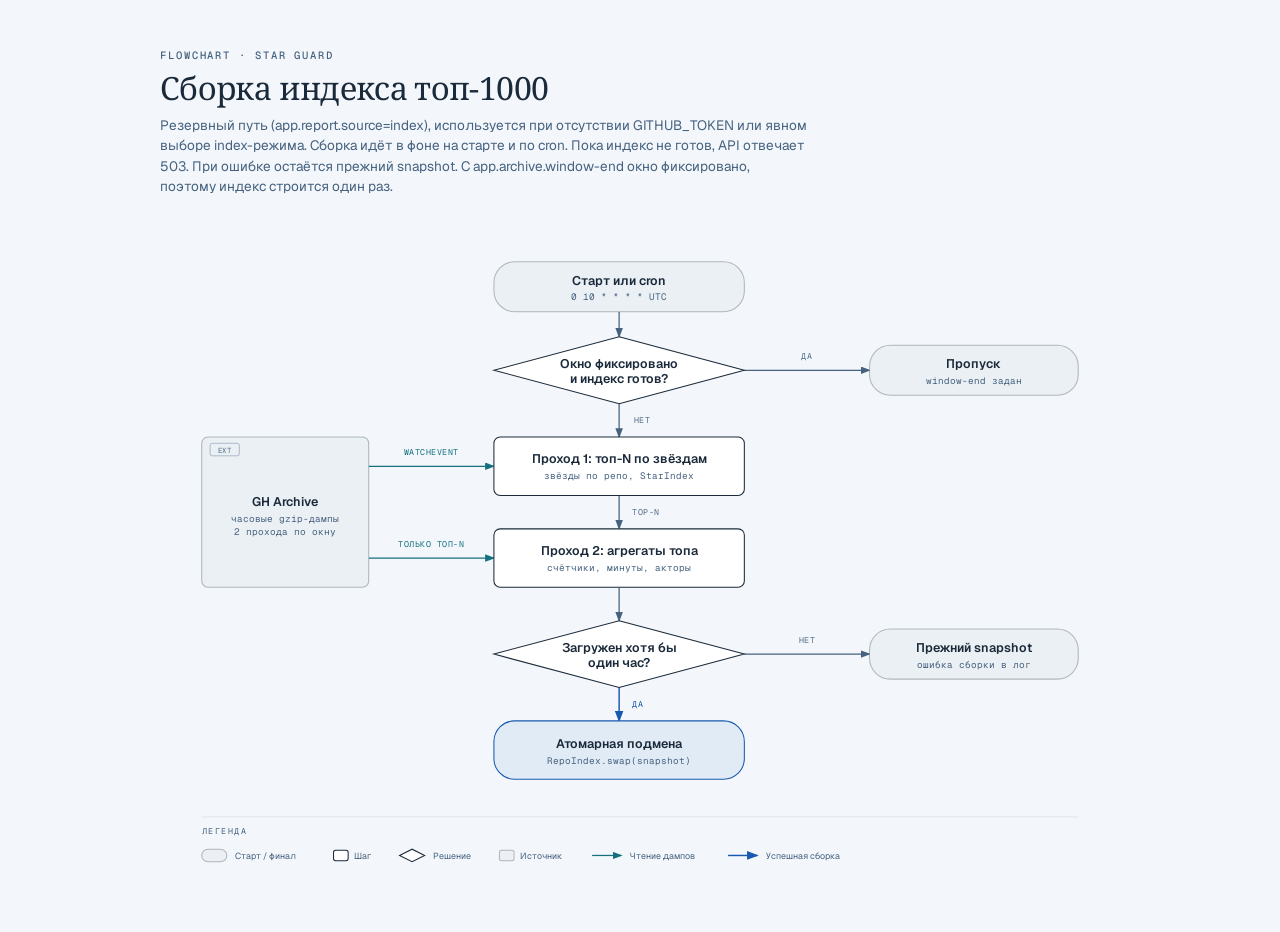
<file: docs/architecture/03-index-build.html>
<!DOCTYPE html>
<html lang="ru">
<head>
  <meta charset="UTF-8">
  <meta name="viewport" content="width=device-width, initial-scale=1.0">
  <title>Сборка индекса топ-1000</title>
  <link href="https://fonts.googleapis.com/css2?family=Instrument+Serif:ital@0;1&family=Geist:wght@400;500;600&family=Geist+Mono:wght@400;500;600&family=Noto+Serif:ital@0;1&display=swap" rel="stylesheet">
  <style>
    *, *::before, *::after { box-sizing: border-box; margin: 0; padding: 0; }
    :root {
      --color-paper:  #f3f7fb;
      --color-ink:    #1b2a3a;
      --color-muted:  #46627f;
      --color-accent: #1859b0;
      --font-sans:    'Geist', system-ui, sans-serif;
      --font-serif:   'Noto Serif', 'Instrument Serif', serif;
      --font-mono:    'Geist Mono', ui-monospace, monospace;
    }
    body {
      font-family: var(--font-sans);
      background: var(--color-paper);
      color: var(--color-ink);
      min-height: 100vh;
      display: flex;
      align-items: center;
      justify-content: center;
      padding: 3rem 2rem;
    }
    .frame { max-width: 960px; width: 100%; }
    .diagram-container { width: 100%; overflow-x: auto; }
    .eyebrow {
      font-family: var(--font-mono);
      font-size: 0.66rem;
      font-weight: 500;
      letter-spacing: 0.18em;
      text-transform: uppercase;
      color: var(--color-muted);
      margin-bottom: 0.5rem;
    }
    h1 {
      font-family: var(--font-serif);
      font-size: clamp(1.5rem, 2.4vw + 0.75rem, 2rem);
      font-weight: 400;
      letter-spacing: -0.02em;
      line-height: 1.15;
      color: var(--color-ink);
      margin-bottom: 0.5rem;
    }
    .note { color: var(--color-muted); font-size: 0.85rem; max-width: 72ch; margin-bottom: 1.5rem; line-height: 1.5; }
    svg { width: 100%; min-width: 920px; display: block; }
    @media print {
      .diagram-container { overflow-x: visible; }
      svg { min-width: 0; }
    }
  </style>
</head>
<body>
  <div class="frame">
    <p class="eyebrow">Flowchart · Star Guard</p>
    <h1>Сборка индекса топ-1000</h1>
    <p class="note">Резервный путь (app.report.source=index), используется при отсутствии GITHUB_TOKEN или явном выборе index-режима. Сборка идёт в фоне на старте и по cron. Пока индекс не готов, API отвечает 503. При ошибке остаётся прежний snapshot. С app.archive.window-end окно фиксировано, поэтому индекс строится один раз.</p>
    <div class="diagram-container">
      <svg viewBox="0 0 920 636" xmlns="http://www.w3.org/2000/svg" role="img" aria-labelledby="star-guard-index-title star-guard-index-desc">
        <title id="star-guard-index-title">Сборка индекса топ-1000 (резервный путь)</title>
        <desc id="star-guard-index-desc">Резервный путь на базе GH Archive: индекс строится в два прохода по часовым дампам, сначала выбирается топ-N по звёздам, затем агрегируются только выбранные репозитории, и готовый snapshot атомарно подменяет прежний.</desc>
        <defs>
          <marker id="arrow" markerWidth="8" markerHeight="6" refX="7" refY="3" orient="auto"><polygon points="0 0, 8 3, 0 6" fill="#46627f"/></marker>
          <marker id="arrow-accent" markerWidth="8" markerHeight="6" refX="7" refY="3" orient="auto"><polygon points="0 0, 8 3, 0 6" fill="#1859b0"/></marker>
          <marker id="arrow-link" markerWidth="8" markerHeight="6" refX="7" refY="3" orient="auto"><polygon points="0 0, 8 3, 0 6" fill="#16707f"/></marker>
          
        </defs>
        <rect width="100%" height="100%" fill="#f3f7fb"/>
<path d="M 440,88 V 112" fill="none" stroke="#46627f" stroke-width="1.2" marker-end="url(#arrow)"/>
<path d="M 560,144 H 680" fill="none" stroke="#46627f" stroke-width="1.2" marker-end="url(#arrow)"/>
<path d="M 440,176 V 208" fill="none" stroke="#46627f" stroke-width="1.2" marker-end="url(#arrow)"/>
<path d="M 440,264 V 296" fill="none" stroke="#46627f" stroke-width="1.2" marker-end="url(#arrow)"/>
<path d="M 440,352 V 384" fill="none" stroke="#46627f" stroke-width="1.2" marker-end="url(#arrow)"/>
<path d="M 560,416 H 680" fill="none" stroke="#46627f" stroke-width="1.2" marker-end="url(#arrow)"/>
<path d="M 440,448 V 480" fill="none" stroke="#1859b0" stroke-width="1.4" marker-end="url(#arrow-accent)"/>
<path d="M 200,236 H 320" fill="none" stroke="#16707f" stroke-width="1.2" marker-end="url(#arrow-link)"/>
<path d="M 200,324 H 320" fill="none" stroke="#16707f" stroke-width="1.2" marker-end="url(#arrow-link)"/>
<rect x="610.0" y="124" width="20" height="12" rx="2" fill="#f3f7fb"/>
<text x="620.0" y="133" fill="#526d89" font-size="8" font-family="'Geist Mono', ui-monospace, monospace" text-anchor="middle" letter-spacing="0.06em">ДА</text>
<rect x="448.0" y="186" width="28" height="12" rx="2" fill="#f3f7fb"/>
<text x="462.0" y="195" fill="#526d89" font-size="8" font-family="'Geist Mono', ui-monospace, monospace" text-anchor="middle" letter-spacing="0.06em">НЕТ</text>
<rect x="448.0" y="274" width="36" height="12" rx="2" fill="#f3f7fb"/>
<text x="466.0" y="283" fill="#526d89" font-size="8" font-family="'Geist Mono', ui-monospace, monospace" text-anchor="middle" letter-spacing="0.06em">TOP-N</text>
<rect x="606.0" y="396" width="28" height="12" rx="2" fill="#f3f7fb"/>
<text x="620.0" y="405" fill="#526d89" font-size="8" font-family="'Geist Mono', ui-monospace, monospace" text-anchor="middle" letter-spacing="0.06em">НЕТ</text>
<rect x="448.0" y="458" width="20" height="12" rx="2" fill="#f3f7fb"/>
<text x="458.0" y="467" fill="#1859b0" font-size="8" font-family="'Geist Mono', ui-monospace, monospace" text-anchor="middle" letter-spacing="0.06em">ДА</text>
<rect x="228.0" y="216" width="64" height="12" rx="2" fill="#f3f7fb"/>
<text x="260.0" y="225" fill="#16707f" font-size="8" font-family="'Geist Mono', ui-monospace, monospace" text-anchor="middle" letter-spacing="0.06em">WATCHEVENT</text>
<rect x="222.0" y="304" width="76" height="12" rx="2" fill="#f3f7fb"/>
<text x="260.0" y="313" fill="#16707f" font-size="8" font-family="'Geist Mono', ui-monospace, monospace" text-anchor="middle" letter-spacing="0.06em">ТОЛЬКО ТОП-N</text>
<rect x="320" y="40" width="240" height="48" rx="20" fill="#f3f7fb"/>
<rect x="320" y="40" width="240" height="48" rx="20" fill="rgba(27,42,58,0.03)" stroke="rgba(27,42,58,0.30)" stroke-width="1"/>
<text x="440.0" y="62.0" fill="#1b2a3a" font-size="12" font-weight="600" font-family="'Geist', system-ui, sans-serif" text-anchor="middle">Старт или cron</text>
<text x="440.0" y="77.0" fill="#46627f" font-size="9" font-family="'Geist Mono', ui-monospace, monospace" text-anchor="middle">0 10 * * * * UTC</text>
<polygon points="440,112 560,144 440,176 320,144" fill="#f3f7fb"/>
<polygon points="440,112 560,144 440,176 320,144" fill="#ffffff" stroke="#1b2a3a" stroke-width="1"/>
<text x="440" y="142" fill="#1b2a3a" font-size="12" font-weight="600" font-family="'Geist', system-ui, sans-serif" text-anchor="middle">Окно фиксировано</text>
<text x="440" y="156" fill="#1b2a3a" font-size="12" font-weight="600" font-family="'Geist', system-ui, sans-serif" text-anchor="middle">и индекс готов?</text>
<rect x="680" y="120" width="200" height="48" rx="20" fill="#f3f7fb"/>
<rect x="680" y="120" width="200" height="48" rx="20" fill="rgba(27,42,58,0.03)" stroke="rgba(27,42,58,0.30)" stroke-width="1"/>
<text x="780.0" y="142.0" fill="#1b2a3a" font-size="12" font-weight="600" font-family="'Geist', system-ui, sans-serif" text-anchor="middle">Пропуск</text>
<text x="780.0" y="157.0" fill="#46627f" font-size="9" font-family="'Geist Mono', ui-monospace, monospace" text-anchor="middle">window-end задан</text>
<rect x="320" y="208" width="240" height="56" rx="6" fill="#f3f7fb"/>
<rect x="320" y="208" width="240" height="56" rx="6" fill="#ffffff" stroke="#1b2a3a" stroke-width="1"/>
<text x="440.0" y="233.0" fill="#1b2a3a" font-size="12" font-weight="600" font-family="'Geist', system-ui, sans-serif" text-anchor="middle">Проход 1: топ-N по звёздам</text>
<text x="440.0" y="248.0" fill="#46627f" font-size="9" font-family="'Geist Mono', ui-monospace, monospace" text-anchor="middle">звёзды по репо, StarIndex</text>
<rect x="320" y="296" width="240" height="56" rx="6" fill="#f3f7fb"/>
<rect x="320" y="296" width="240" height="56" rx="6" fill="#ffffff" stroke="#1b2a3a" stroke-width="1"/>
<text x="440.0" y="321.0" fill="#1b2a3a" font-size="12" font-weight="600" font-family="'Geist', system-ui, sans-serif" text-anchor="middle">Проход 2: агрегаты топа</text>
<text x="440.0" y="336.0" fill="#46627f" font-size="9" font-family="'Geist Mono', ui-monospace, monospace" text-anchor="middle">счётчики, минуты, акторы</text>
<polygon points="440,384 560,416 440,448 320,416" fill="#f3f7fb"/>
<polygon points="440,384 560,416 440,448 320,416" fill="#ffffff" stroke="#1b2a3a" stroke-width="1"/>
<text x="440" y="414" fill="#1b2a3a" font-size="12" font-weight="600" font-family="'Geist', system-ui, sans-serif" text-anchor="middle">Загружен хотя бы</text>
<text x="440" y="428" fill="#1b2a3a" font-size="12" font-weight="600" font-family="'Geist', system-ui, sans-serif" text-anchor="middle">один час?</text>
<rect x="680" y="392" width="200" height="48" rx="20" fill="#f3f7fb"/>
<rect x="680" y="392" width="200" height="48" rx="20" fill="rgba(27,42,58,0.03)" stroke="rgba(27,42,58,0.30)" stroke-width="1"/>
<text x="780.0" y="414.0" fill="#1b2a3a" font-size="12" font-weight="600" font-family="'Geist', system-ui, sans-serif" text-anchor="middle">Прежний snapshot</text>
<text x="780.0" y="429.0" fill="#46627f" font-size="9" font-family="'Geist Mono', ui-monospace, monospace" text-anchor="middle">ошибка сборки в лог</text>
<rect x="320" y="480" width="240" height="56" rx="20" fill="#f3f7fb"/>
<rect x="320" y="480" width="240" height="56" rx="20" fill="rgba(24,89,176,0.08)" stroke="#1859b0" stroke-width="1"/>
<text x="440.0" y="506.0" fill="#1b2a3a" font-size="12" font-weight="600" font-family="'Geist', system-ui, sans-serif" text-anchor="middle">Атомарная подмена</text>
<text x="440.0" y="521.0" fill="#46627f" font-size="9" font-family="'Geist Mono', ui-monospace, monospace" text-anchor="middle">RepoIndex.swap(snapshot)</text>
<rect x="40" y="208" width="160" height="144" rx="6" fill="#f3f7fb"/>
<rect x="40" y="208" width="160" height="144" rx="6" fill="rgba(27,42,58,0.03)" stroke="rgba(27,42,58,0.30)" stroke-width="1"/>
<rect x="48" y="214" width="28" height="12" rx="2" fill="transparent" stroke="#526d89" stroke-opacity="0.5" stroke-width="0.8"/>
<text x="62.0" y="223" fill="#526d89" font-size="7" font-family="'Geist Mono', ui-monospace, monospace" text-anchor="middle" letter-spacing="0.08em">EXT</text>
<text x="120.0" y="274.0" fill="#1b2a3a" font-size="12" font-weight="600" font-family="'Geist', system-ui, sans-serif" text-anchor="middle">GH Archive</text>
<text x="120.0" y="289.0" fill="#46627f" font-size="9" font-family="'Geist Mono', ui-monospace, monospace" text-anchor="middle">часовые gzip-дампы</text>
<text x="120.0" y="302.0" fill="#46627f" font-size="9" font-family="'Geist Mono', ui-monospace, monospace" text-anchor="middle">2 прохода по окну</text>
<line x1="40" y1="572" x2="880" y2="572" stroke="rgba(27,42,58,0.10)" stroke-width="0.8"/>
<text x="40" y="588" fill="#46627f" font-size="8" font-family="'Geist Mono', ui-monospace, monospace" letter-spacing="0.18em">ЛЕГЕНДА</text>
<rect x="40" y="603" width="24" height="12" rx="6" fill="rgba(27,42,58,0.03)" stroke="rgba(27,42,58,0.30)" stroke-width="1"/>
<text x="72" y="612" fill="#46627f" font-size="8.5" font-family="'Geist', system-ui, sans-serif">Старт / финал</text>
<rect x="166.3" y="604" width="14" height="10" rx="2" fill="#ffffff" stroke="#1b2a3a" stroke-width="1"/>
<text x="186.3" y="612" fill="#46627f" font-size="8.5" font-family="'Geist', system-ui, sans-serif">Шаг</text>
<polygon points="229.60000000000002,609 241.60000000000002,603 253.60000000000002,609 241.60000000000002,615" fill="#ffffff" stroke="#1b2a3a" stroke-width="1"/>
<text x="261.6" y="612" fill="#46627f" font-size="8.5" font-family="'Geist', system-ui, sans-serif">Решение</text>
<rect x="325.3" y="604" width="14" height="10" rx="2" fill="rgba(27,42,58,0.03)" stroke="rgba(27,42,58,0.30)" stroke-width="1"/>
<text x="345.3" y="612" fill="#46627f" font-size="8.5" font-family="'Geist', system-ui, sans-serif">Источник</text>
<line x1="414.1" y1="609" x2="442.1" y2="609" stroke="#16707f" stroke-width="1.2" marker-end="url(#arrow-link)"/>
<text x="450.1" y="612" fill="#46627f" font-size="8.5" font-family="'Geist', system-ui, sans-serif">Чтение дампов</text>
<line x1="544.4" y1="609" x2="572.4" y2="609" stroke="#1859b0" stroke-width="1.4" marker-end="url(#arrow-accent)"/>
<text x="580.4" y="612" fill="#46627f" font-size="8.5" font-family="'Geist', system-ui, sans-serif">Успешная сборка</text>
      </svg>
    </div>
  </div>
</body>
</html>
</file>
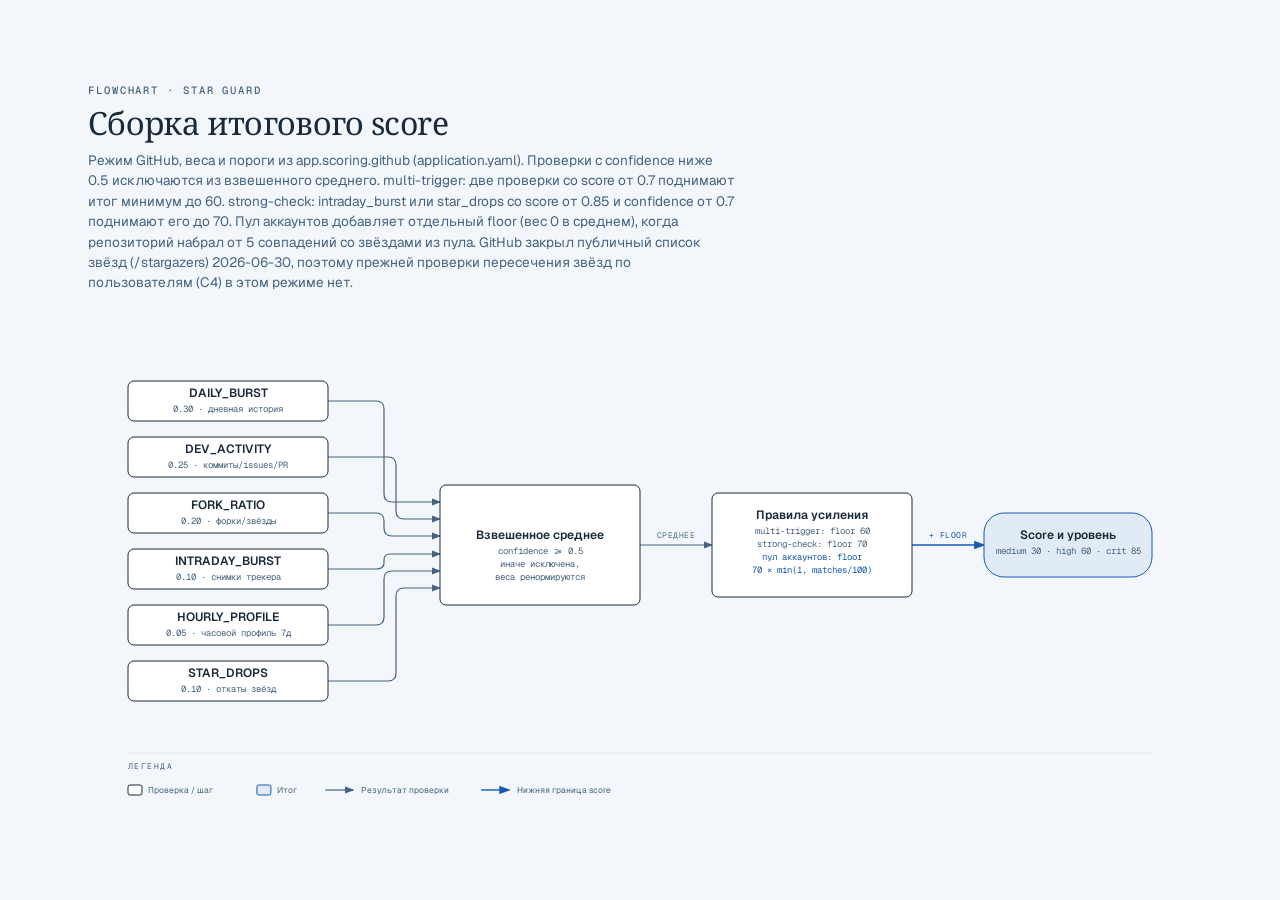
<file: docs/architecture/04-scoring.html>
<!DOCTYPE html>
<html lang="ru">
<head>
  <meta charset="UTF-8">
  <meta name="viewport" content="width=device-width, initial-scale=1.0">
  <title>Сборка итогового score</title>
  <link href="https://fonts.googleapis.com/css2?family=Instrument+Serif:ital@0;1&family=Geist:wght@400;500;600&family=Geist+Mono:wght@400;500;600&family=Noto+Serif:ital@0;1&display=swap" rel="stylesheet">
  <style>
    *, *::before, *::after { box-sizing: border-box; margin: 0; padding: 0; }
    :root {
      --color-paper:  #f3f7fb;
      --color-ink:    #1b2a3a;
      --color-muted:  #46627f;
      --color-accent: #1859b0;
      --font-sans:    'Geist', system-ui, sans-serif;
      --font-serif:   'Noto Serif', 'Instrument Serif', serif;
      --font-mono:    'Geist Mono', ui-monospace, monospace;
    }
    body {
      font-family: var(--font-sans);
      background: var(--color-paper);
      color: var(--color-ink);
      min-height: 100vh;
      display: flex;
      align-items: center;
      justify-content: center;
      padding: 3rem 2rem;
    }
    .frame { max-width: 1104px; width: 100%; }
    .diagram-container { width: 100%; overflow-x: auto; }
    .eyebrow {
      font-family: var(--font-mono);
      font-size: 0.66rem;
      font-weight: 500;
      letter-spacing: 0.18em;
      text-transform: uppercase;
      color: var(--color-muted);
      margin-bottom: 0.5rem;
    }
    h1 {
      font-family: var(--font-serif);
      font-size: clamp(1.5rem, 2.4vw + 0.75rem, 2rem);
      font-weight: 400;
      letter-spacing: -0.02em;
      line-height: 1.15;
      color: var(--color-ink);
      margin-bottom: 0.5rem;
    }
    .note { color: var(--color-muted); font-size: 0.85rem; max-width: 72ch; margin-bottom: 1.5rem; line-height: 1.5; }
    svg { width: 100%; min-width: 1104px; display: block; }
    @media print {
      .diagram-container { overflow-x: visible; }
      svg { min-width: 0; }
    }
  </style>
</head>
<body>
  <div class="frame">
    <p class="eyebrow">Flowchart · Star Guard</p>
    <h1>Сборка итогового score</h1>
    <p class="note">Режим GitHub, веса и пороги из app.scoring.github (application.yaml). Проверки с confidence ниже 0.5 исключаются из взвешенного среднего. multi-trigger: две проверки со score от 0.7 поднимают итог минимум до 60. strong-check: intraday_burst или star_drops со score от 0.85 и confidence от 0.7 поднимают его до 70. Пул аккаунтов добавляет отдельный floor (вес 0 в среднем), когда репозиторий набрал от 5 совпадений со звёздами из пула. GitHub закрыл публичный список звёзд (/stargazers) 2026-06-30, поэтому прежней проверки пересечения звёзд по пользователям (C4) в этом режиме нет.</p>
    <div class="diagram-container">
      <svg viewBox="0 0 1104 500" xmlns="http://www.w3.org/2000/svg" role="img" aria-labelledby="star-guard-scoring-title star-guard-scoring-desc">
        <title id="star-guard-scoring-title">Сборка итогового score</title>
        <desc id="star-guard-scoring-desc">Шесть проверок режима GitHub дают score и confidence; проверки с confidence ниже 0.5 исключаются, остальные усредняются с ренормировкой весов, правила multi-trigger и strong-check и отдельный floor пула аккаунтов поднимают нижнюю границу, а итог переводится в уровень medium, high или critical.</desc>
        <defs>
          <marker id="arrow" markerWidth="8" markerHeight="6" refX="7" refY="3" orient="auto"><polygon points="0 0, 8 3, 0 6" fill="#46627f"/></marker>
          <marker id="arrow-accent" markerWidth="8" markerHeight="6" refX="7" refY="3" orient="auto"><polygon points="0 0, 8 3, 0 6" fill="#1859b0"/></marker>
          <marker id="arrow-link" markerWidth="8" markerHeight="6" refX="7" refY="3" orient="auto"><polygon points="0 0, 8 3, 0 6" fill="#16707f"/></marker>
        </defs>
        <rect width="100%" height="100%" fill="#f3f7fb"/>
<path d="M 240,84 H 288 Q 296,84 296,92 V 177 Q 296,185 304,185 H 352" fill="none" stroke="#46627f" stroke-width="1.2" marker-end="url(#arrow)"/>
<path d="M 240,140 H 300 Q 308,140 308,148 V 194 Q 308,202 316,202 H 352" fill="none" stroke="#46627f" stroke-width="1.2" marker-end="url(#arrow)"/>
<path d="M 240,196 H 288 Q 296,196 296,204 V 211 Q 296,219 304,219 H 352" fill="none" stroke="#46627f" stroke-width="1.2" marker-end="url(#arrow)"/>
<path d="M 240,252 H 288 Q 296,252 296,246 V 243 Q 296,237 302,237 H 352" fill="none" stroke="#46627f" stroke-width="1.2" marker-end="url(#arrow)"/>
<path d="M 240,308 H 288 Q 296,308 296,300 V 262 Q 296,254 304,254 H 352" fill="none" stroke="#46627f" stroke-width="1.2" marker-end="url(#arrow)"/>
<path d="M 240,364 H 300 Q 308,364 308,356 V 279 Q 308,271 316,271 H 352" fill="none" stroke="#46627f" stroke-width="1.2" marker-end="url(#arrow)"/>
<path d="M 552,228 H 624" fill="none" stroke="#46627f" stroke-width="1.2" marker-end="url(#arrow)"/>
<path d="M 824,228 H 896" fill="none" stroke="#1859b0" stroke-width="1.4" marker-end="url(#arrow-accent)"/>
<rect x="562.0" y="212" width="52" height="12" rx="2" fill="#f3f7fb"/>
<text x="588.0" y="221" fill="#526d89" font-size="8" font-family="'Geist Mono', ui-monospace, monospace" text-anchor="middle" letter-spacing="0.06em">СРЕДНЕЕ</text>
<rect x="834.0" y="212" width="52" height="12" rx="2" fill="#f3f7fb"/>
<text x="860.0" y="221" fill="#1859b0" font-size="8" font-family="'Geist Mono', ui-monospace, monospace" text-anchor="middle" letter-spacing="0.06em">+ FLOOR</text>
<rect x="40" y="64" width="200" height="40" rx="6" fill="#f3f7fb"/>
<rect x="40" y="64" width="200" height="40" rx="6" fill="#ffffff" stroke="#1b2a3a" stroke-width="1"/>
<text x="140.0" y="80.0" fill="#1b2a3a" font-size="12" font-weight="600" font-family="'Geist', system-ui, sans-serif" text-anchor="middle">DAILY_BURST</text>
<text x="140.0" y="95.0" fill="#46627f" font-size="9" font-family="'Geist Mono', ui-monospace, monospace" text-anchor="middle">0.30 · дневная история</text>
<rect x="40" y="120" width="200" height="40" rx="6" fill="#f3f7fb"/>
<rect x="40" y="120" width="200" height="40" rx="6" fill="#ffffff" stroke="#1b2a3a" stroke-width="1"/>
<text x="140.0" y="136.0" fill="#1b2a3a" font-size="12" font-weight="600" font-family="'Geist', system-ui, sans-serif" text-anchor="middle">DEV_ACTIVITY</text>
<text x="140.0" y="151.0" fill="#46627f" font-size="9" font-family="'Geist Mono', ui-monospace, monospace" text-anchor="middle">0.25 · коммиты/issues/PR</text>
<rect x="40" y="176" width="200" height="40" rx="6" fill="#f3f7fb"/>
<rect x="40" y="176" width="200" height="40" rx="6" fill="#ffffff" stroke="#1b2a3a" stroke-width="1"/>
<text x="140.0" y="192.0" fill="#1b2a3a" font-size="12" font-weight="600" font-family="'Geist', system-ui, sans-serif" text-anchor="middle">FORK_RATIO</text>
<text x="140.0" y="207.0" fill="#46627f" font-size="9" font-family="'Geist Mono', ui-monospace, monospace" text-anchor="middle">0.20 · форки/звёзды</text>
<rect x="40" y="232" width="200" height="40" rx="6" fill="#f3f7fb"/>
<rect x="40" y="232" width="200" height="40" rx="6" fill="#ffffff" stroke="#1b2a3a" stroke-width="1"/>
<text x="140.0" y="248.0" fill="#1b2a3a" font-size="12" font-weight="600" font-family="'Geist', system-ui, sans-serif" text-anchor="middle">INTRADAY_BURST</text>
<text x="140.0" y="263.0" fill="#46627f" font-size="9" font-family="'Geist Mono', ui-monospace, monospace" text-anchor="middle">0.10 · снимки трекера</text>
<rect x="40" y="288" width="200" height="40" rx="6" fill="#f3f7fb"/>
<rect x="40" y="288" width="200" height="40" rx="6" fill="#ffffff" stroke="#1b2a3a" stroke-width="1"/>
<text x="140.0" y="304.0" fill="#1b2a3a" font-size="12" font-weight="600" font-family="'Geist', system-ui, sans-serif" text-anchor="middle">HOURLY_PROFILE</text>
<text x="140.0" y="319.0" fill="#46627f" font-size="9" font-family="'Geist Mono', ui-monospace, monospace" text-anchor="middle">0.05 · часовой профиль 7д</text>
<rect x="40" y="344" width="200" height="40" rx="6" fill="#f3f7fb"/>
<rect x="40" y="344" width="200" height="40" rx="6" fill="#ffffff" stroke="#1b2a3a" stroke-width="1"/>
<text x="140.0" y="360.0" fill="#1b2a3a" font-size="12" font-weight="600" font-family="'Geist', system-ui, sans-serif" text-anchor="middle">STAR_DROPS</text>
<text x="140.0" y="375.0" fill="#46627f" font-size="9" font-family="'Geist Mono', ui-monospace, monospace" text-anchor="middle">0.10 · откаты звёзд</text>
<rect x="352" y="168" width="200" height="120" rx="6" fill="#f3f7fb"/>
<rect x="352" y="168" width="200" height="120" rx="6" fill="#ffffff" stroke="#1b2a3a" stroke-width="1"/>
<text x="452.0" y="222.0" fill="#1b2a3a" font-size="12" font-weight="600" font-family="'Geist', system-ui, sans-serif" text-anchor="middle">Взвешенное среднее</text>
<text x="452.0" y="237.0" fill="#46627f" font-size="9" font-family="'Geist Mono', ui-monospace, monospace" text-anchor="middle">confidence &gt;= 0.5</text>
<text x="452.0" y="250.0" fill="#46627f" font-size="9" font-family="'Geist Mono', ui-monospace, monospace" text-anchor="middle">иначе исключена,</text>
<text x="452.0" y="263.0" fill="#46627f" font-size="9" font-family="'Geist Mono', ui-monospace, monospace" text-anchor="middle">веса ренормируются</text>
<rect x="624" y="176" width="200" height="104" rx="6" fill="#f3f7fb"/>
<rect x="624" y="176" width="200" height="104" rx="6" fill="#ffffff" stroke="#1b2a3a" stroke-width="1"/>
<text x="724.0" y="202.0" fill="#1b2a3a" font-size="12" font-weight="600" font-family="'Geist', system-ui, sans-serif" text-anchor="middle">Правила усиления</text>
<text x="724.0" y="217.0" fill="#46627f" font-size="9" font-family="'Geist Mono', ui-monospace, monospace" text-anchor="middle">multi-trigger: floor 60</text>
<text x="724.0" y="230.0" fill="#46627f" font-size="9" font-family="'Geist Mono', ui-monospace, monospace" text-anchor="middle">strong-check: floor 70</text>
<text x="724.0" y="243.0" fill="#1859b0" font-size="9" font-family="'Geist Mono', ui-monospace, monospace" text-anchor="middle">пул аккаунтов: floor</text>
<text x="724.0" y="256.0" fill="#1859b0" font-size="9" font-family="'Geist Mono', ui-monospace, monospace" text-anchor="middle">70 × min(1, matches/100)</text>
<rect x="896" y="196" width="168" height="64" rx="20" fill="#f3f7fb"/>
<rect x="896" y="196" width="168" height="64" rx="20" fill="rgba(24,89,176,0.08)" stroke="#1859b0" stroke-width="1"/>
<text x="980.0" y="222.0" fill="#1b2a3a" font-size="12" font-weight="600" font-family="'Geist', system-ui, sans-serif" text-anchor="middle">Score и уровень</text>
<text x="980.0" y="237.0" fill="#46627f" font-size="9" font-family="'Geist Mono', ui-monospace, monospace" text-anchor="middle">medium 30 · high 60 · crit 85</text>
<line x1="40" y1="436" x2="1064" y2="436" stroke="rgba(27,42,58,0.10)" stroke-width="0.8"/>
<text x="40" y="452" fill="#46627f" font-size="8" font-family="'Geist Mono', ui-monospace, monospace" letter-spacing="0.18em">ЛЕГЕНДА</text>
<rect x="40" y="468" width="14" height="10" rx="2" fill="#ffffff" stroke="#1b2a3a" stroke-width="1"/>
<text x="60" y="476" fill="#46627f" font-size="8.5" font-family="'Geist', system-ui, sans-serif">Проверка / шаг</text>
<rect x="168.9" y="468" width="14" height="10" rx="2" fill="rgba(24,89,176,0.08)" stroke="#1859b0" stroke-width="1"/>
<text x="188.9" y="476" fill="#46627f" font-size="8.5" font-family="'Geist', system-ui, sans-serif">Итог</text>
<line x1="237.3" y1="473" x2="265.3" y2="473" stroke="#46627f" stroke-width="1.2" marker-end="url(#arrow)"/>
<text x="273.3" y="476" fill="#46627f" font-size="8.5" font-family="'Geist', system-ui, sans-serif">Результат проверки</text>
<line x1="393.1" y1="473" x2="421.1" y2="473" stroke="#1859b0" stroke-width="1.4" marker-end="url(#arrow-accent)"/>
<text x="429.1" y="476" fill="#46627f" font-size="8.5" font-family="'Geist', system-ui, sans-serif">Нижняя граница score</text>
      </svg>
    </div>
  </div>
</body>
</html>
</file>
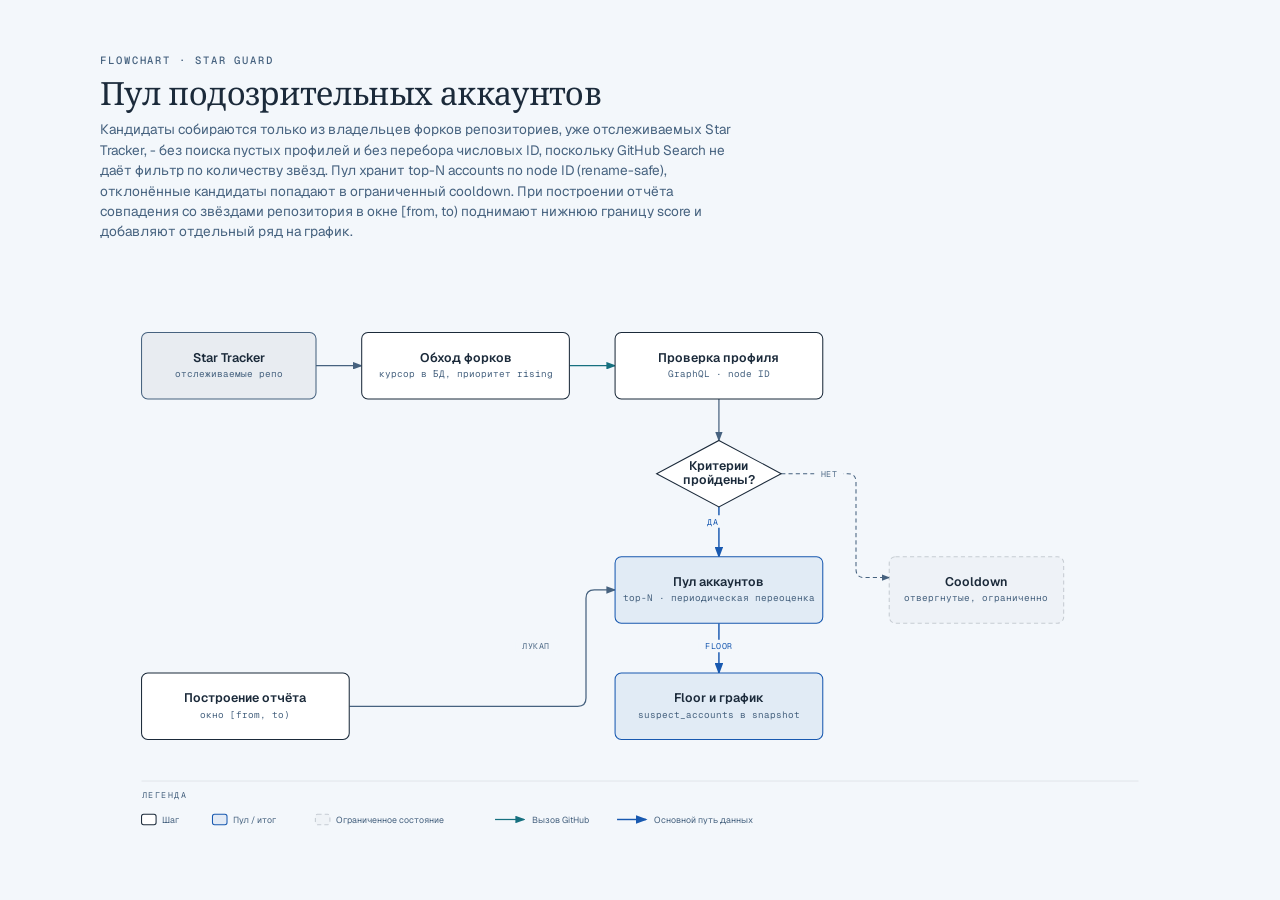
<file: docs/architecture/05-account-pool.html>
<!DOCTYPE html>
<html lang="ru">
<head>
  <meta charset="UTF-8">
  <meta name="viewport" content="width=device-width, initial-scale=1.0">
  <title>Пул подозрительных аккаунтов</title>
  <link href="https://fonts.googleapis.com/css2?family=Instrument+Serif:ital@0;1&family=Geist:wght@400;500;600&family=Geist+Mono:wght@400;500;600&family=Noto+Serif:ital@0;1&display=swap" rel="stylesheet">
  <style>
    *, *::before, *::after { box-sizing: border-box; margin: 0; padding: 0; }
    :root {
      --color-paper:  #f3f7fb;
      --color-ink:    #1b2a3a;
      --color-muted:  #46627f;
      --color-accent: #1859b0;
      --font-sans:    'Geist', system-ui, sans-serif;
      --font-serif:   'Noto Serif', 'Instrument Serif', serif;
      --font-mono:    'Geist Mono', ui-monospace, monospace;
    }
    body {
      font-family: var(--font-sans);
      background: var(--color-paper);
      color: var(--color-ink);
      min-height: 100vh;
      display: flex;
      align-items: center;
      justify-content: center;
      padding: 3rem 2rem;
    }
    .frame { max-width: 1080px; width: 100%; }
    .diagram-container { width: 100%; overflow-x: auto; }
    .eyebrow {
      font-family: var(--font-mono);
      font-size: 0.66rem;
      font-weight: 500;
      letter-spacing: 0.18em;
      text-transform: uppercase;
      color: var(--color-muted);
      margin-bottom: 0.5rem;
    }
    h1 {
      font-family: var(--font-serif);
      font-size: clamp(1.5rem, 2.4vw + 0.75rem, 2rem);
      font-weight: 400;
      letter-spacing: -0.02em;
      line-height: 1.15;
      color: var(--color-ink);
      margin-bottom: 0.5rem;
    }
    .note { color: var(--color-muted); font-size: 0.85rem; max-width: 72ch; margin-bottom: 1.5rem; line-height: 1.5; }
    svg { width: 100%; min-width: 1000px; display: block; }
    @media print {
      .diagram-container { overflow-x: visible; }
      svg { min-width: 0; }
    }
  </style>
</head>
<body>
  <div class="frame">
    <p class="eyebrow">Flowchart · Star Guard</p>
    <h1>Пул подозрительных аккаунтов</h1>
    <p class="note">Кандидаты собираются только из владельцев форков репозиториев, уже отслеживаемых Star Tracker, - без поиска пустых профилей и без перебора числовых ID, поскольку GitHub Search не даёт фильтр по количеству звёзд. Пул хранит top-N accounts по node ID (rename-safe), отклонённые кандидаты попадают в ограниченный cooldown. При построении отчёта совпадения со звёздами репозитория в окне [from, to) поднимают нижнюю границу score и добавляют отдельный ряд на график.</p>
    <div class="diagram-container">
      <svg viewBox="0 0 1040 560" xmlns="http://www.w3.org/2000/svg" role="img" aria-labelledby="star-guard-pool-title star-guard-pool-desc">
        <title id="star-guard-pool-title">Пул подозрительных аккаунтов</title>
        <desc id="star-guard-pool-desc">Star Tracker поставляет отслеживаемые репозитории, сборщик обходит их форки, GraphQL проверяет профиль по критериям допуска, прошедшие попадают в пул top-N, остальные - в ограниченный cooldown; построение отчёта ищет совпадения в пуле и поднимает нижнюю границу score.</desc>
        <defs>
          <marker id="arrow" markerWidth="8" markerHeight="6" refX="7" refY="3" orient="auto"><polygon points="0 0, 8 3, 0 6" fill="#46627f"/></marker>
          <marker id="arrow-accent" markerWidth="8" markerHeight="6" refX="7" refY="3" orient="auto"><polygon points="0 0, 8 3, 0 6" fill="#1859b0"/></marker>
          <marker id="arrow-link" markerWidth="8" markerHeight="6" refX="7" refY="3" orient="auto"><polygon points="0 0, 8 3, 0 6" fill="#16707f"/></marker>
        </defs>
        <rect width="100%" height="100%" fill="#f3f7fb"/>
<path d="M 208,96 H 252" fill="none" stroke="#46627f" stroke-width="1.2" marker-end="url(#arrow)"/>
<path d="M 452,96 H 496" fill="none" stroke="#16707f" stroke-width="1.2" marker-end="url(#arrow-link)"/>
<path d="M 596,128 V 168" fill="none" stroke="#46627f" stroke-width="1.2" marker-end="url(#arrow)"/>
<path d="M 596,232 V 280" fill="none" stroke="#1859b0" stroke-width="1.4" marker-end="url(#arrow-accent)"/>
<path d="M 656,200 H 720 Q 728,200 728,208 V 292 Q 728,300 736,300 H 760" fill="none" stroke="#46627f" stroke-width="1" stroke-dasharray="4,3" marker-end="url(#arrow)"/>
<path d="M 240,424 H 460 Q 468,424 468,416 V 320 Q 468,312 476,312 H 496" fill="none" stroke="#46627f" stroke-width="1.2" marker-end="url(#arrow)"/>
<path d="M 596,344 V 392" fill="none" stroke="#1859b0" stroke-width="1.4" marker-end="url(#arrow-accent)"/>
<rect x="580.0" y="240" width="20" height="12" rx="2" fill="#f3f7fb"/>
<text x="590.0" y="249" fill="#1859b0" font-size="8" font-family="'Geist Mono', ui-monospace, monospace" text-anchor="middle" letter-spacing="0.06em">ДА</text>
<rect x="688.0" y="194" width="28" height="12" rx="2" fill="#f3f7fb"/>
<text x="702.0" y="203" fill="#526d89" font-size="8" font-family="'Geist Mono', ui-monospace, monospace" text-anchor="middle" letter-spacing="0.06em">НЕТ</text>
<rect x="400.0" y="360" width="40" height="12" rx="2" fill="#f3f7fb"/>
<text x="420.0" y="369" fill="#526d89" font-size="8" font-family="'Geist Mono', ui-monospace, monospace" text-anchor="middle" letter-spacing="0.06em">ЛУКАП</text>
<rect x="576.0" y="360" width="40" height="12" rx="2" fill="#f3f7fb"/>
<text x="596.0" y="369" fill="#1859b0" font-size="8" font-family="'Geist Mono', ui-monospace, monospace" text-anchor="middle" letter-spacing="0.06em">FLOOR</text>
<rect x="40" y="64" width="168" height="64" rx="6" fill="#f3f7fb"/>
<rect x="40" y="64" width="168" height="64" rx="6" fill="rgba(27,42,58,0.05)" stroke="#46627f" stroke-width="1"/>
<text x="124.0" y="92.0" fill="#1b2a3a" font-size="12" font-weight="600" font-family="'Geist', system-ui, sans-serif" text-anchor="middle">Star Tracker</text>
<text x="124.0" y="107.0" fill="#46627f" font-size="9" font-family="'Geist Mono', ui-monospace, monospace" text-anchor="middle">отслеживаемые репо</text>
<rect x="252" y="64" width="200" height="64" rx="6" fill="#f3f7fb"/>
<rect x="252" y="64" width="200" height="64" rx="6" fill="#ffffff" stroke="#1b2a3a" stroke-width="1"/>
<text x="352.0" y="92.0" fill="#1b2a3a" font-size="12" font-weight="600" font-family="'Geist', system-ui, sans-serif" text-anchor="middle">Обход форков</text>
<text x="352.0" y="107.0" fill="#46627f" font-size="9" font-family="'Geist Mono', ui-monospace, monospace" text-anchor="middle">курсор в БД, приоритет rising</text>
<rect x="496" y="64" width="200" height="64" rx="6" fill="#f3f7fb"/>
<rect x="496" y="64" width="200" height="64" rx="6" fill="#ffffff" stroke="#1b2a3a" stroke-width="1"/>
<text x="596.0" y="92.0" fill="#1b2a3a" font-size="12" font-weight="600" font-family="'Geist', system-ui, sans-serif" text-anchor="middle">Проверка профиля</text>
<text x="596.0" y="107.0" fill="#46627f" font-size="9" font-family="'Geist Mono', ui-monospace, monospace" text-anchor="middle">GraphQL · node ID</text>
<polygon points="596,168 656,200 596,232 536,200" fill="#f3f7fb"/>
<polygon points="596,168 656,200 596,232 536,200" fill="#ffffff" stroke="#1b2a3a" stroke-width="1"/>
<text x="596" y="196" fill="#1b2a3a" font-size="12" font-weight="600" font-family="'Geist', system-ui, sans-serif" text-anchor="middle">Критерии</text>
<text x="596" y="210" fill="#1b2a3a" font-size="12" font-weight="600" font-family="'Geist', system-ui, sans-serif" text-anchor="middle">пройдены?</text>
<rect x="496" y="280" width="200" height="64" rx="6" fill="#f3f7fb"/>
<rect x="496" y="280" width="200" height="64" rx="6" fill="rgba(24,89,176,0.08)" stroke="#1859b0" stroke-width="1"/>
<text x="596.0" y="308.0" fill="#1b2a3a" font-size="12" font-weight="600" font-family="'Geist', system-ui, sans-serif" text-anchor="middle">Пул аккаунтов</text>
<text x="596.0" y="323.0" fill="#46627f" font-size="9" font-family="'Geist Mono', ui-monospace, monospace" text-anchor="middle">top-N · периодическая переоценка</text>
<rect x="760" y="280" width="168" height="64" rx="6" fill="#f3f7fb"/>
<rect x="760" y="280" width="168" height="64" rx="6" fill="rgba(27,42,58,0.02)" stroke="rgba(27,42,58,0.20)" stroke-width="1" stroke-dasharray="4,3"/>
<text x="844.0" y="308.0" fill="#1b2a3a" font-size="12" font-weight="600" font-family="'Geist', system-ui, sans-serif" text-anchor="middle">Cooldown</text>
<text x="844.0" y="323.0" fill="#46627f" font-size="9" font-family="'Geist Mono', ui-monospace, monospace" text-anchor="middle">отвергнутые, ограниченно</text>
<rect x="40" y="392" width="200" height="64" rx="6" fill="#f3f7fb"/>
<rect x="40" y="392" width="200" height="64" rx="6" fill="#ffffff" stroke="#1b2a3a" stroke-width="1"/>
<text x="140.0" y="420.0" fill="#1b2a3a" font-size="12" font-weight="600" font-family="'Geist', system-ui, sans-serif" text-anchor="middle">Построение отчёта</text>
<text x="140.0" y="435.0" fill="#46627f" font-size="9" font-family="'Geist Mono', ui-monospace, monospace" text-anchor="middle">окно [from, to)</text>
<rect x="496" y="392" width="200" height="64" rx="6" fill="#f3f7fb"/>
<rect x="496" y="392" width="200" height="64" rx="6" fill="rgba(24,89,176,0.08)" stroke="#1859b0" stroke-width="1"/>
<text x="596.0" y="420.0" fill="#1b2a3a" font-size="12" font-weight="600" font-family="'Geist', system-ui, sans-serif" text-anchor="middle">Floor и график</text>
<text x="596.0" y="435.0" fill="#46627f" font-size="9" font-family="'Geist Mono', ui-monospace, monospace" text-anchor="middle">suspect_accounts в snapshot</text>
<line x1="40" y1="496" x2="1000" y2="496" stroke="rgba(27,42,58,0.10)" stroke-width="0.8"/>
<text x="40" y="512" fill="#46627f" font-size="8" font-family="'Geist Mono', ui-monospace, monospace" letter-spacing="0.18em">ЛЕГЕНДА</text>
<rect x="40" y="528" width="14" height="10" rx="2" fill="#ffffff" stroke="#1b2a3a" stroke-width="1"/>
<text x="60" y="536" fill="#46627f" font-size="8.5" font-family="'Geist', system-ui, sans-serif">Шаг</text>
<rect x="108.3" y="528" width="14" height="10" rx="2" fill="rgba(24,89,176,0.08)" stroke="#1859b0" stroke-width="1"/>
<text x="128.3" y="536" fill="#46627f" font-size="8.5" font-family="'Geist', system-ui, sans-serif">Пул / итог</text>
<rect x="207.4" y="528" width="14" height="10" rx="2" fill="rgba(27,42,58,0.02)" stroke="rgba(27,42,58,0.20)" stroke-width="1" stroke-dasharray="4,3"/>
<text x="227.4" y="536" fill="#46627f" font-size="8.5" font-family="'Geist', system-ui, sans-serif">Ограниченное состояние</text>
<line x1="380.4" y1="533" x2="408.4" y2="533" stroke="#16707f" stroke-width="1.2" marker-end="url(#arrow-link)"/>
<text x="416.4" y="536" fill="#46627f" font-size="8.5" font-family="'Geist', system-ui, sans-serif">Вызов GitHub</text>
<line x1="497.9" y1="533" x2="525.9" y2="533" stroke="#1859b0" stroke-width="1.4" marker-end="url(#arrow-accent)"/>
<text x="533.9" y="536" fill="#46627f" font-size="8.5" font-family="'Geist', system-ui, sans-serif">Основной путь данных</text>
      </svg>
    </div>
  </div>
</body>
</html>
</file>
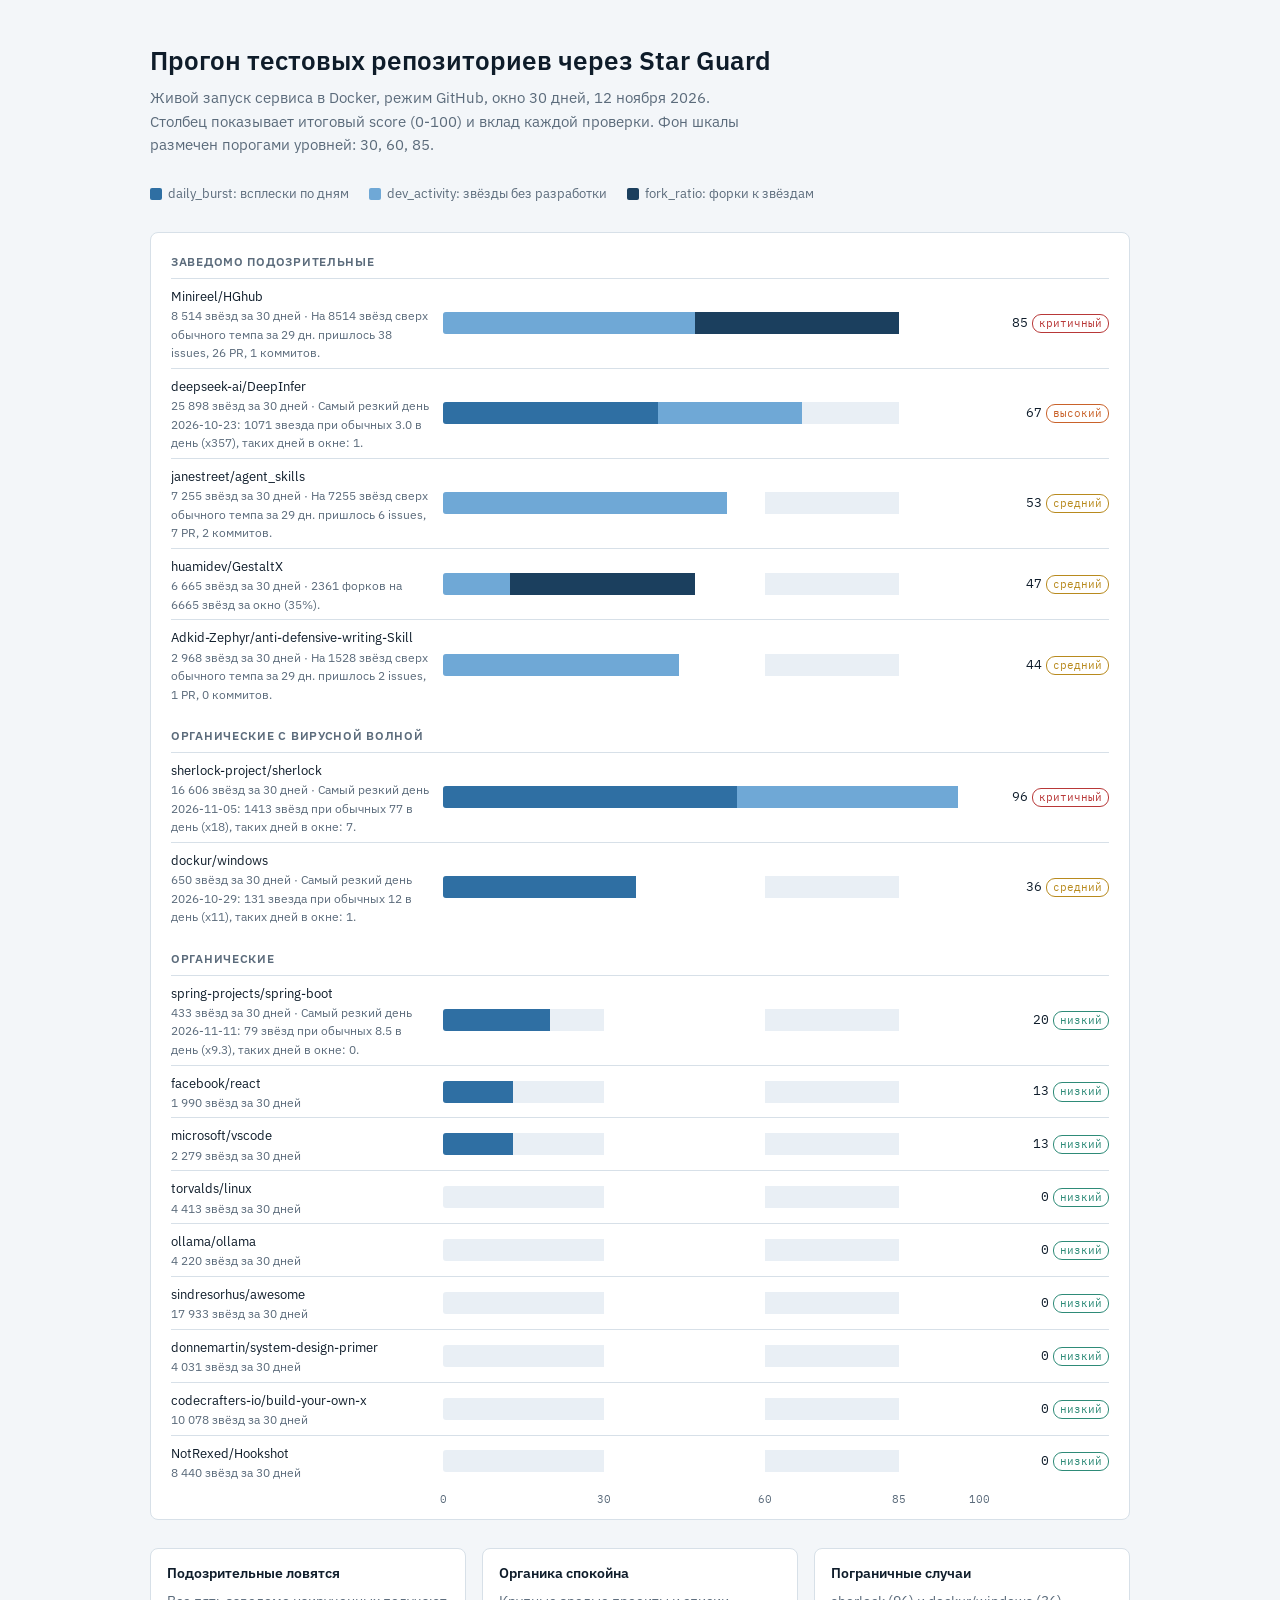
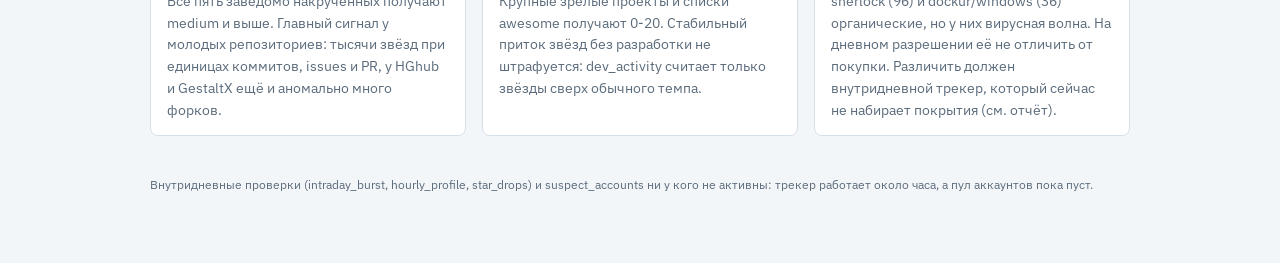
<file: docs/architecture/06-test-runs.html>
<!doctype html>
<html lang="ru">
<head>
<meta charset="utf-8">
<meta name="viewport" content="width=device-width, initial-scale=1">
</head>
<body>
<title>Star Guard: прогон репозиториев</title>
<link rel="preconnect" href="https://fonts.googleapis.com">
<link rel="stylesheet" href="https://fonts.googleapis.com/css2?family=IBM+Plex+Sans:wght@400;500;600&family=IBM+Plex+Mono:wght@400;500&display=swap">
<style>
:root{
  --bg:#F3F6F9; --panel:#FFFFFF; --ink:#0E1C2A; --muted:#5B6B7B; --line:#D7E0E8; --band:#E9EFF5;
  --c-daily:#2F6FA3; --c-dev:#6FA8D6; --c-fork:#1B3F5E;
  --low:#2E8B78; --medium:#B88A1E; --high:#C9622A; --critical:#B83838;
}
@media (prefers-color-scheme: dark){:root:not([data-theme="light"]){
  color-scheme:dark; --bg:#0C151E; --panel:#111D29; --ink:#E2EBF3; --muted:#8FA1B2; --line:#22323F; --band:#16232F;
  --c-daily:#5B9BD0; --c-dev:#A6CDEB; --c-fork:#3C76A6;
  --low:#4CB59E; --medium:#D9AB3F; --high:#E68352; --critical:#E26363;}}
:root[data-theme="dark"]{
  color-scheme:dark; --bg:#0C151E; --panel:#111D29; --ink:#E2EBF3; --muted:#8FA1B2; --line:#22323F; --band:#16232F;
  --c-daily:#5B9BD0; --c-dev:#A6CDEB; --c-fork:#3C76A6;
  --low:#4CB59E; --medium:#D9AB3F; --high:#E68352; --critical:#E26363;}
body{background:var(--bg); color:var(--ink); font:15px/1.55 "IBM Plex Sans",system-ui,-apple-system,"Segoe UI",sans-serif; padding:32px 16px 48px}
main{max-width:980px; margin:0 auto; display:grid; gap:28px}
h1{font-size:26px; font-weight:600; margin:0; text-wrap:balance}
.lede{color:var(--muted); max-width:68ch; margin:6px 0 0}
.mono{font-family:"IBM Plex Mono",ui-monospace,Menlo,monospace}
.legend{display:flex; flex-wrap:wrap; gap:8px 20px; font-size:13px; color:var(--muted)}
.legend span{display:inline-flex; align-items:center; gap:6px}
.sw{width:12px; height:12px; border-radius:2px; display:inline-block}
.chart{background:var(--panel); border:1px solid var(--line); border-radius:8px; padding:20px 20px 12px; overflow-x:auto}
.group{font-size:12px; font-weight:600; text-transform:uppercase; letter-spacing:.06em; color:var(--muted); margin:18px 0 6px}
.group:first-child{margin-top:0}
.row{display:grid; grid-template-columns:minmax(150px,260px) 1fr 118px; gap:12px; align-items:center; padding:5px 0; border-top:1px solid var(--line)}
.name a{color:var(--ink); text-decoration:none; font-size:13px; word-break:break-all}
.name a:hover,.name a:focus-visible{text-decoration:underline; outline:none}
.name small{display:block; color:var(--muted); font-size:12px}
.track{position:relative; height:22px; background:linear-gradient(90deg,var(--band) 0 30%,transparent 30% 60%,var(--band) 60% 85%,transparent 85%); border-radius:3px; display:flex}
.seg{height:100%}
.seg:first-child{border-radius:3px 0 0 3px}
.score{font-size:13px; text-align:right; white-space:nowrap}
.pill{display:inline-block; font-size:11px; padding:0 6px; border-radius:9px; border:1px solid currentColor; margin-left:4px}
.axis{display:grid; grid-template-columns:minmax(150px,260px) 1fr 118px; gap:12px; font-size:11px; color:var(--muted); margin-top:4px}
.axis div{position:relative; height:16px}
.axis b{position:absolute; transform:translateX(-50%); font-weight:400}
.notes{display:grid; grid-template-columns:repeat(auto-fit,minmax(280px,1fr)); gap:16px}
.note{background:var(--panel); border:1px solid var(--line); border-radius:8px; padding:14px 16px; font-size:14px}
.note h2{font-size:14px; margin:0 0 6px; font-weight:600}
.note p{margin:0; color:var(--muted)}
.tip{font-size:12px; color:var(--muted)}
@media (max-width:620px){.row,.axis{grid-template-columns:1fr 110px}.row .name{grid-column:1/-1}.axis div:first-child{display:none}}
</style>
<main>
  <header>
    <h1>Прогон тестовых репозиториев через Star Guard</h1>
    <p class="lede">Живой запуск сервиса в Docker, режим GitHub, окно 30 дней, 12 ноября 2026. Столбец показывает итоговый score (0-100) и вклад каждой проверки. Фон шкалы размечен порогами уровней: 30, 60, 85.</p>
  </header>
  <div class="legend" aria-label="Легенда">
    <span><i class="sw" style="background:var(--c-daily)"></i>daily_burst: всплески по дням</span>
    <span><i class="sw" style="background:var(--c-dev)"></i>dev_activity: звёзды без разработки</span>
    <span><i class="sw" style="background:var(--c-fork)"></i>fork_ratio: форки к звёздам</span>
  </div>
  <section class="chart" id="chart" aria-label="Score по репозиториям"></section>
  <section class="notes">
    <div class="note"><h2>Подозрительные ловятся</h2><p>Все пять заведомо накрученных получают medium и выше. Главный сигнал у молодых репозиториев: тысячи звёзд при единицах коммитов, issues и PR, у HGhub и GestaltX ещё и аномально много форков.</p></div>
    <div class="note"><h2>Органика спокойна</h2><p>Крупные зрелые проекты и списки awesome получают 0-20. Стабильный приток звёзд без разработки не штрафуется: dev_activity считает только звёзды сверх обычного темпа.</p></div>
    <div class="note"><h2>Пограничные случаи</h2><p>sherlock (96) и dockur/windows (36) органические, но у них вирусная волна. На дневном разрешении её не отличить от покупки. Различить должен внутридневной трекер, который сейчас не набирает покрытия (см. отчёт).</p></div>
  </section>
  <p class="tip">Внутридневные проверки (intraday_burst, hourly_profile, star_drops) и suspect_accounts ни у кого не активны: трекер работает около часа, а пул аккаунтов пока пуст.</p>
</main>
<script>
const DATA=[{"r":"Adkid-Zephyr/anti-defensive-writing-Skill","s":44,"l":"medium","st":2968,"c":[{"id":"dev_activity","w":43.7}],"sum":"На 1528 звёзд сверх обычного темпа за 29 дн. пришлось 2 issues, 1 PR, 0 коммитов."},{"r":"Minireel/HGhub","s":85,"l":"critical","st":8514,"c":[{"id":"dev_activity","w":47.1},{"id":"fork_ratio","w":38.1}],"sum":"На 8514 звёзд сверх обычного темпа за 29 дн. пришлось 38 issues, 26 PR, 1 коммитов."},{"r":"NotRexed/Hookshot","s":0,"l":"low","st":8440,"c":[],"sum":null},{"r":"codecrafters-io/build-your-own-x","s":0,"l":"low","st":10078,"c":[],"sum":null},{"r":"deepseek-ai/DeepInfer","s":67,"l":"high","st":25898,"c":[{"id":"daily_burst","w":40.0},{"id":"dev_activity","w":26.8}],"sum":"Самый резкий день 2026-10-23: 1071 звезда при обычных 3.0 в день (x357), таких дней в окне: 1."},{"r":"dockur/windows","s":36,"l":"medium","st":650,"c":[{"id":"daily_burst","w":36.0}],"sum":"Самый резкий день 2026-10-29: 131 звезда при обычных 12 в день (x11), таких дней в окне: 1."},{"r":"donnemartin/system-design-primer","s":0,"l":"low","st":4031,"c":[],"sum":null},{"r":"facebook/react","s":13,"l":"low","st":1990,"c":[{"id":"daily_burst","w":13.1}],"sum":null},{"r":"huamidev/GestaltX","s":47,"l":"medium","st":6665,"c":[{"id":"dev_activity","w":12.5},{"id":"fork_ratio","w":34.3}],"sum":"2361 форков на 6665 звёзд за окно (35%)."},{"r":"janestreet/agent_skills","s":53,"l":"medium","st":7255,"c":[{"id":"dev_activity","w":53.3}],"sum":"На 7255 звёзд сверх обычного темпа за 29 дн. пришлось 6 issues, 7 PR, 2 коммитов."},{"r":"microsoft/vscode","s":13,"l":"low","st":2279,"c":[{"id":"daily_burst","w":12.9}],"sum":null},{"r":"ollama/ollama","s":0,"l":"low","st":4220,"c":[],"sum":null},{"r":"sherlock-project/sherlock","s":96,"l":"critical","st":16606,"c":[{"id":"daily_burst","w":54.5},{"id":"dev_activity","w":41.0}],"sum":"Самый резкий день 2026-11-05: 1413 звёзд при обычных 77 в день (x18), таких дней в окне: 7."},{"r":"sindresorhus/awesome","s":0,"l":"low","st":17933,"c":[],"sum":null},{"r":"spring-projects/spring-boot","s":20,"l":"low","st":433,"c":[{"id":"daily_burst","w":20.2}],"sum":"Самый резкий день 2026-11-11: 79 звёзд при обычных 8.5 в день (x9.3), таких дней в окне: 0."},{"r":"torvalds/linux","s":0,"l":"low","st":4413,"c":[],"sum":null}]
;
const GROUPS=[
  ["Заведомо подозрительные",["Minireel/HGhub","deepseek-ai/DeepInfer","janestreet/agent_skills","huamidev/GestaltX","Adkid-Zephyr/anti-defensive-writing-Skill"]],
  ["Органические с вирусной волной",["sherlock-project/sherlock","dockur/windows"]],
  ["Органические",["spring-projects/spring-boot","facebook/react","microsoft/vscode","torvalds/linux","ollama/ollama","sindresorhus/awesome","donnemartin/system-design-primer","codecrafters-io/build-your-own-x","NotRexed/Hookshot"]]];
const COLORS={daily_burst:"var(--c-daily)",dev_activity:"var(--c-dev)",fork_ratio:"var(--c-fork)"};
const LEVEL={low:"низкий",medium:"средний",high:"высокий",critical:"критичный"};
const by=Object.fromEntries(DATA.map(d=>[d.r,d]));
const root=document.getElementById("chart");
const fmt=n=>n.toLocaleString("ru-RU");
function el(tag,attrs,...kids){const e=document.createElement(tag);for(const[k,v]of Object.entries(attrs||{}))e.setAttribute(k,v);for(const c of kids)if(c!=null)e.append(c);return e;}
for(const[title,names]of GROUPS){
  root.append(el("div",{class:"group"},title));
  for(const n of names){const d=by[n]; if(!d) continue;
    const sumW=d.c.reduce((a,c)=>a+c.w,0)||1;
    const track=el("div",{class:"track",role:"img","aria-label":`${n}: score ${d.s}`});
    for(const c of d.c){const seg=el("div",{class:"seg",title:`${c.id}: ${c.w.toFixed(1)}`});
      seg.style.width=(d.s*c.w/sumW)+"%"; seg.style.background=COLORS[c.id]||"var(--muted)"; track.append(seg);}
    const name=el("div",{class:"name"},el("a",{href:"https://github.com/"+n,target:"_blank",rel:"noopener"},n),el("small",{},fmt(d.st)+" звёзд за 30 дней"+(d.sum?" · "+d.sum:"")));
    const score=el("div",{class:"score mono"},String(d.s),el("span",{class:"pill",style:`color:var(--${d.l})`},LEVEL[d.l]));
    root.append(el("div",{class:"row"},name,track,score));}}
const axis=el("div",{class:"axis"},el("div"),el("div"),el("div"));
for(const t of[0,30,60,85,100]){const b=el("b",{class:"mono"},String(t));b.style.left=t+"%";axis.children[1].append(b);}
root.append(axis);
</script>

</body>
</html>
</file>
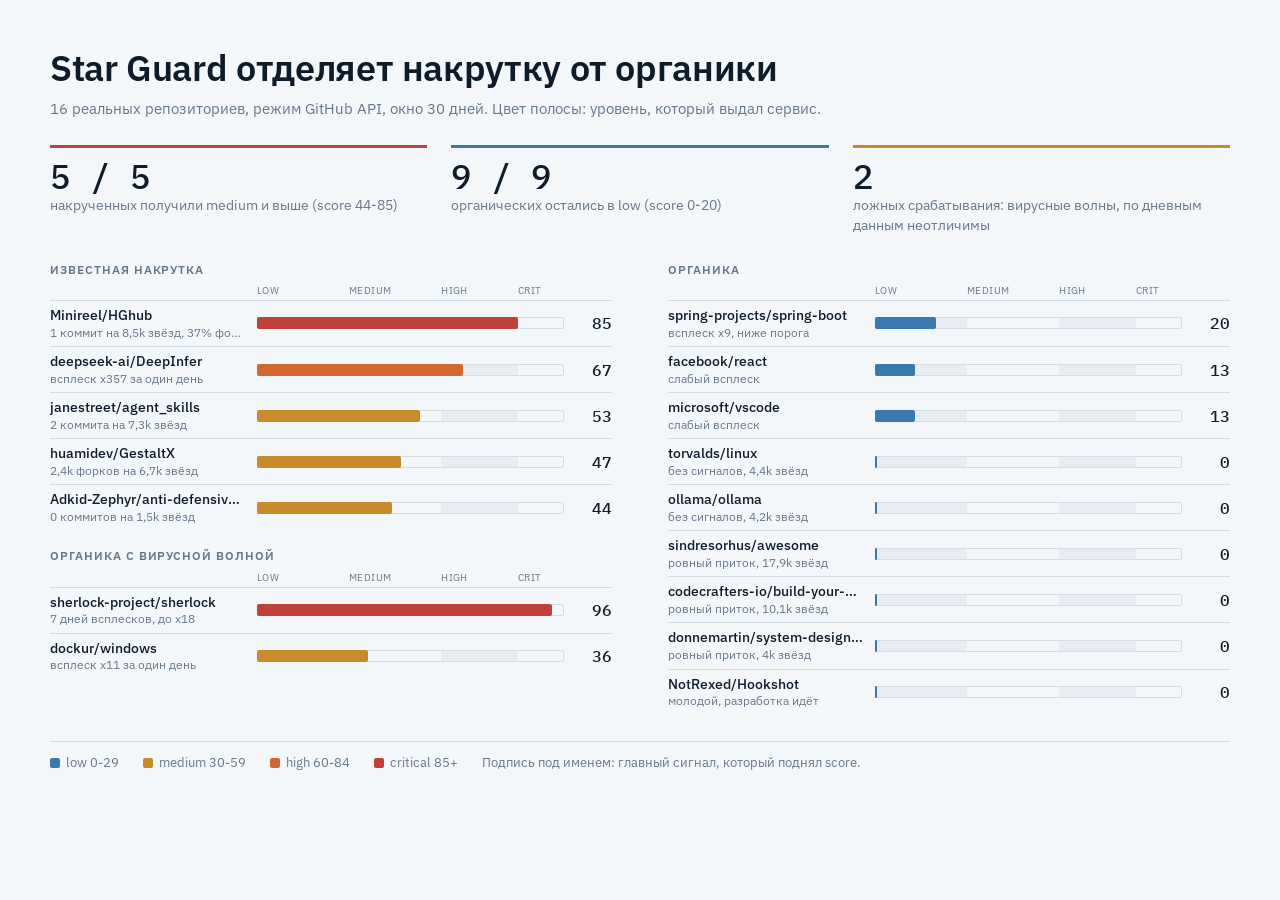
<file: docs/architecture/07-test-runs-slide.html>
<!doctype html>
<html lang="ru">
<head>
<meta charset="utf-8">
<meta name="viewport" content="width=device-width, initial-scale=1">
</head>
<body>
<title>Star Guard: score репозиториев</title>
<link rel="stylesheet" href="https://fonts.googleapis.com/css2?family=IBM+Plex+Sans:wght@400;500;600&family=IBM+Plex+Mono:wght@500&display=swap">
<style>
:root{--bg:#F4F7FA;--ink:#0E1C2A;--muted:#66778A;--track:#E6ECF2;--line:#D3DDE6;
  --low:#3B78AD;--medium:#C98A2A;--high:#D2672F;--critical:#C0403B;}
@media (prefers-color-scheme: dark){:root:not([data-theme="light"]){color-scheme:dark;--bg:#0C151E;--ink:#E4ECF3;--muted:#8A9CAD;--track:#17232F;--line:#243442;
  --low:#6AA6D9;--medium:#E0A84A;--high:#EC8750;--critical:#E5655E;}}
:root[data-theme="dark"]{color-scheme:dark;--bg:#0C151E;--ink:#E4ECF3;--muted:#8A9CAD;--track:#17232F;--line:#243442;
  --low:#6AA6D9;--medium:#E0A84A;--high:#EC8750;--critical:#E5655E;}
body{background:var(--bg);color:var(--ink);font:15px/1.35 "IBM Plex Sans",system-ui,-apple-system,sans-serif;padding-block:36px;padding-inline:16px}
.slide{max-width:1180px;margin:0 auto;display:flex;flex-direction:column;gap:26px}
h1{margin:0;font-size:clamp(24px,3vw,36px);font-weight:600;letter-spacing:-.01em;text-wrap:balance}
.sub{margin:6px 0 0;color:var(--muted);font-size:15px}
.kpis{display:grid;grid-template-columns:repeat(3,1fr);gap:24px}
.kpi{border-top:3px solid var(--c);padding-top:10px}
.kpi strong{display:block;font:500 clamp(26px,3vw,34px)/1.1 "IBM Plex Mono",ui-monospace,monospace}
.kpi span{color:var(--muted);font-size:14px}
.cols{display:grid;grid-template-columns:1fr 1fr;gap:28px 56px}
h2{margin:0 0 6px;font-size:12px;font-weight:600;letter-spacing:.08em;text-transform:uppercase;color:var(--muted)}
h2 + .scale{margin-bottom:2px}
.group + .group{margin-top:18px}
.row,.scale{display:grid;grid-template-columns:minmax(0,13em) 1fr 2.4em;gap:12px;align-items:center}
.row{padding:5px 0;border-top:1px solid var(--line)}
.n{min-width:0}
.n b{display:block;font-weight:500;font-size:14px;white-space:nowrap;overflow:hidden;text-overflow:ellipsis}
.n small{display:block;color:var(--muted);font-size:12px;white-space:nowrap;overflow:hidden;text-overflow:ellipsis}
.t{position:relative;height:12px;border-radius:2px;background:linear-gradient(90deg,var(--track) 0 30%,transparent 30% 60%,var(--track) 60% 85%,transparent 85%);box-shadow:inset 0 0 0 1px var(--line)}
.t i{position:absolute;inset:0 auto 0 0;border-radius:2px}
.s{font:500 16px "IBM Plex Mono",ui-monospace,monospace;text-align:right;font-variant-numeric:tabular-nums}
.scale > div:nth-child(2){position:relative;height:14px;font-size:10px;color:var(--muted);letter-spacing:.04em;text-transform:uppercase}
.scale em{position:absolute;font-style:normal;top:0}
.foot{display:flex;flex-wrap:wrap;gap:6px 24px;color:var(--muted);font-size:13px;border-top:1px solid var(--line);padding-top:12px}
.foot b{display:inline-block;width:10px;height:10px;border-radius:2px;margin-right:6px;vertical-align:-1px}
@media (max-width:760px){.cols,.kpis{grid-template-columns:1fr}}
</style>
<div class="slide">
  <header>
    <h1>Star Guard отделяет накрутку от органики</h1>
    <p class="sub">16 реальных репозиториев, режим GitHub API, окно 30 дней. Цвет полосы: уровень, который выдал сервис.</p>
  </header>
  <div class="kpis">
    <div class="kpi" style="--c:var(--critical)"><strong>5 / 5</strong><span>накрученных получили medium и выше (score 44-85)</span></div>
    <div class="kpi" style="--c:var(--low)"><strong>9 / 9</strong><span>органических остались в low (score 0-20)</span></div>
    <div class="kpi" style="--c:var(--medium)"><strong>2</strong><span>ложных срабатывания: вирусные волны, по дневным данным неотличимы</span></div>
  </div>
  <div class="cols">
    <div>
      <section class="group" id="bad"><h2>Известная накрутка</h2></section>
      <section class="group" id="viral"><h2>Органика с вирусной волной</h2></section>
    </div>
    <div>
      <section class="group" id="ok"><h2>Органика</h2></section>
    </div>
  </div>
  <div class="foot">
    <span><b style="background:var(--low)"></b>low 0-29</span>
    <span><b style="background:var(--medium)"></b>medium 30-59</span>
    <span><b style="background:var(--high)"></b>high 60-84</span>
    <span><b style="background:var(--critical)"></b>critical 85+</span>
    <span>Подпись под именем: главный сигнал, который поднял score.</span>
  </div>
</div>
<script>
const ROWS={
 bad:[["Minireel/HGhub",85,"1 коммит на 8,5k звёзд, 37% форков"],["deepseek-ai/DeepInfer",67,"всплеск x357 за один день"],["janestreet/agent_skills",53,"2 коммита на 7,3k звёзд"],["huamidev/GestaltX",47,"2,4k форков на 6,7k звёзд"],["Adkid-Zephyr/anti-defensive-writing-Skill",44,"0 коммитов на 1,5k звёзд"]],
 viral:[["sherlock-project/sherlock",96,"7 дней всплесков, до x18"],["dockur/windows",36,"всплеск x11 за один день"]],
 ok:[["spring-projects/spring-boot",20,"всплеск x9, ниже порога"],["facebook/react",13,"слабый всплеск"],["microsoft/vscode",13,"слабый всплеск"],["torvalds/linux",0,"без сигналов, 4,4k звёзд"],["ollama/ollama",0,"без сигналов, 4,2k звёзд"],["sindresorhus/awesome",0,"ровный приток, 17,9k звёзд"],["codecrafters-io/build-your-own-x",0,"ровный приток, 10,1k звёзд"],["donnemartin/system-design-primer",0,"ровный приток, 4k звёзд"],["NotRexed/Hookshot",0,"молодой, разработка идёт"]]};
const level=s=>s>=85?"critical":s>=60?"high":s>=30?"medium":"low";
for(const[id,rows]of Object.entries(ROWS)){const root=document.getElementById(id);
  const scale=document.createElement("div");scale.className="scale";
  scale.innerHTML='<div></div><div><em style="left:0">low</em><em style="left:30%">medium</em><em style="left:60%">high</em><em style="left:85%">crit</em></div><div></div>';
  root.append(scale);
  for(const[n,s,why]of rows){const r=document.createElement("div");r.className="row";
    r.innerHTML=`<div class="n"><b title="${n}">${n}</b><small title="${why}">${why}</small></div><div class="t" role="img" aria-label="${n}: ${s}"><i style="width:${Math.max(s,0.8)}%;background:var(--${level(s)})"></i></div><div class="s">${s}</div>`;
    root.append(r);}}
</script>

</body>
</html>
</file>
